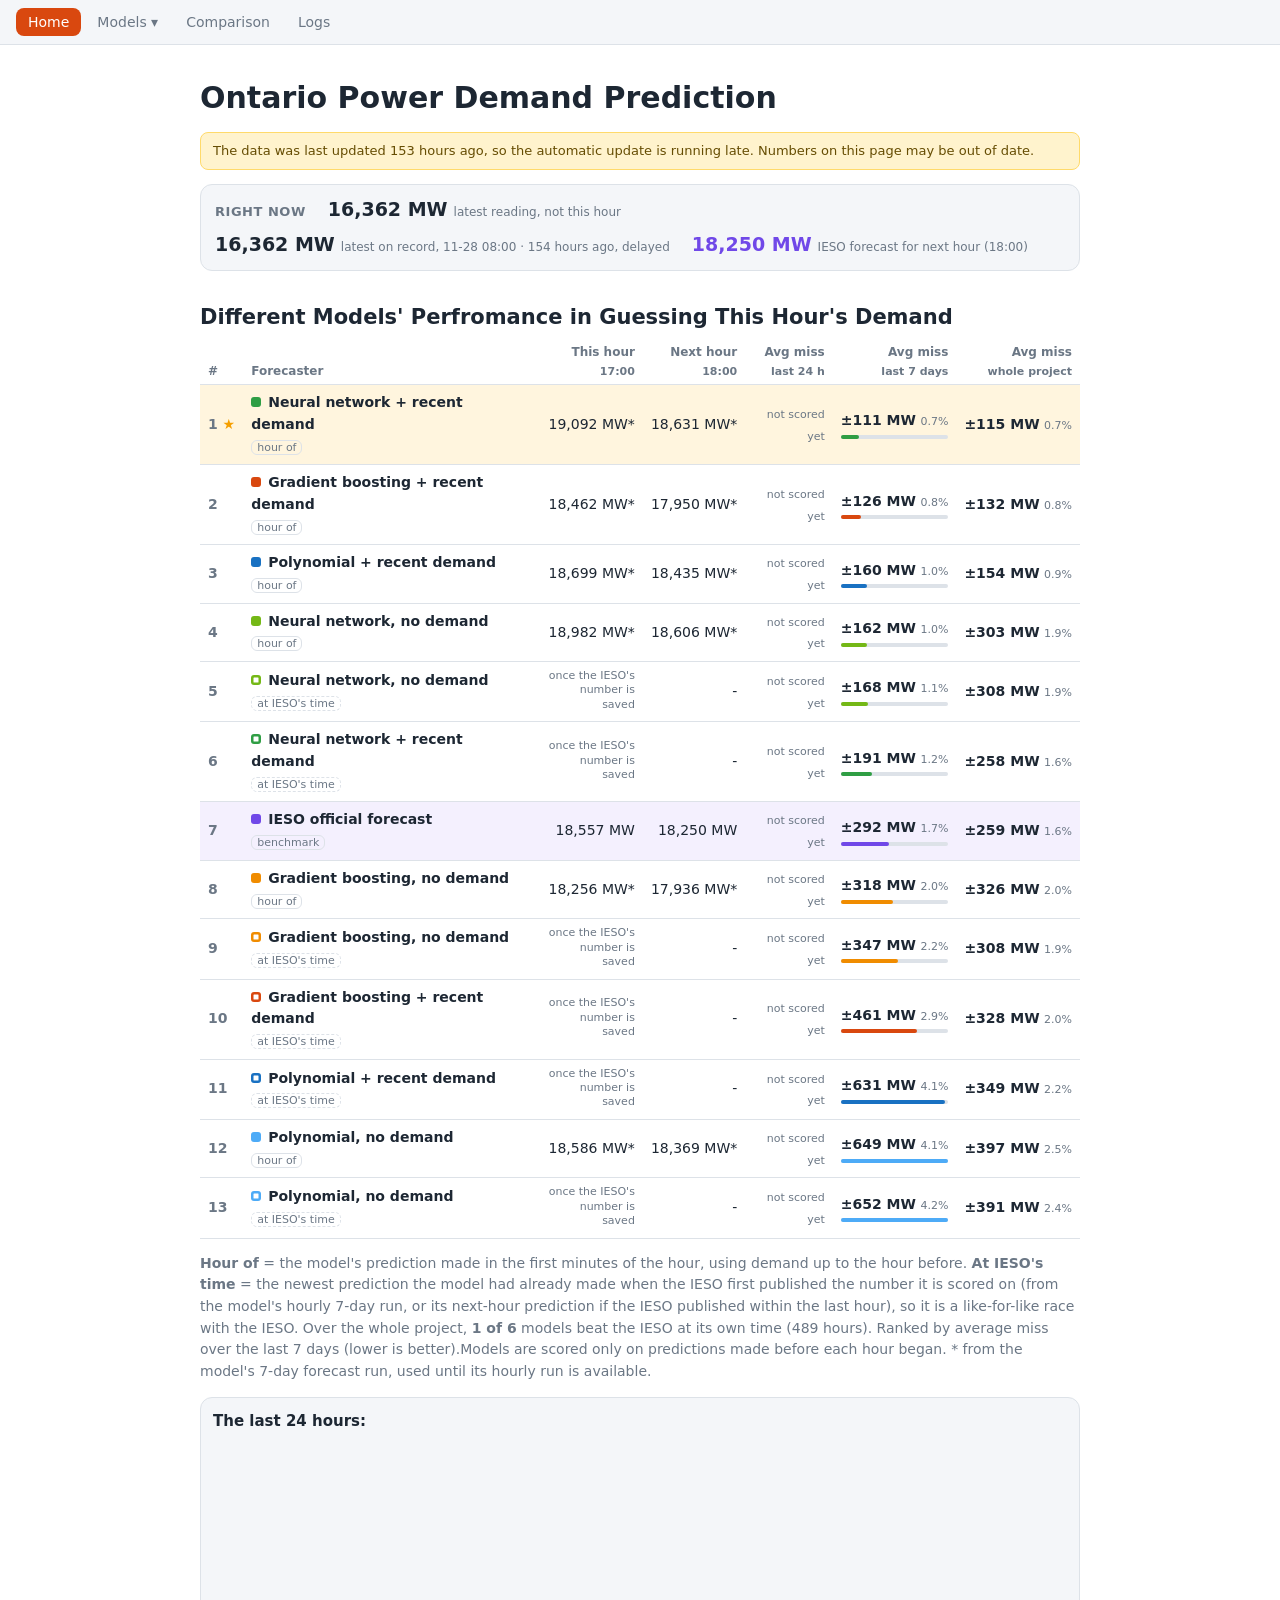
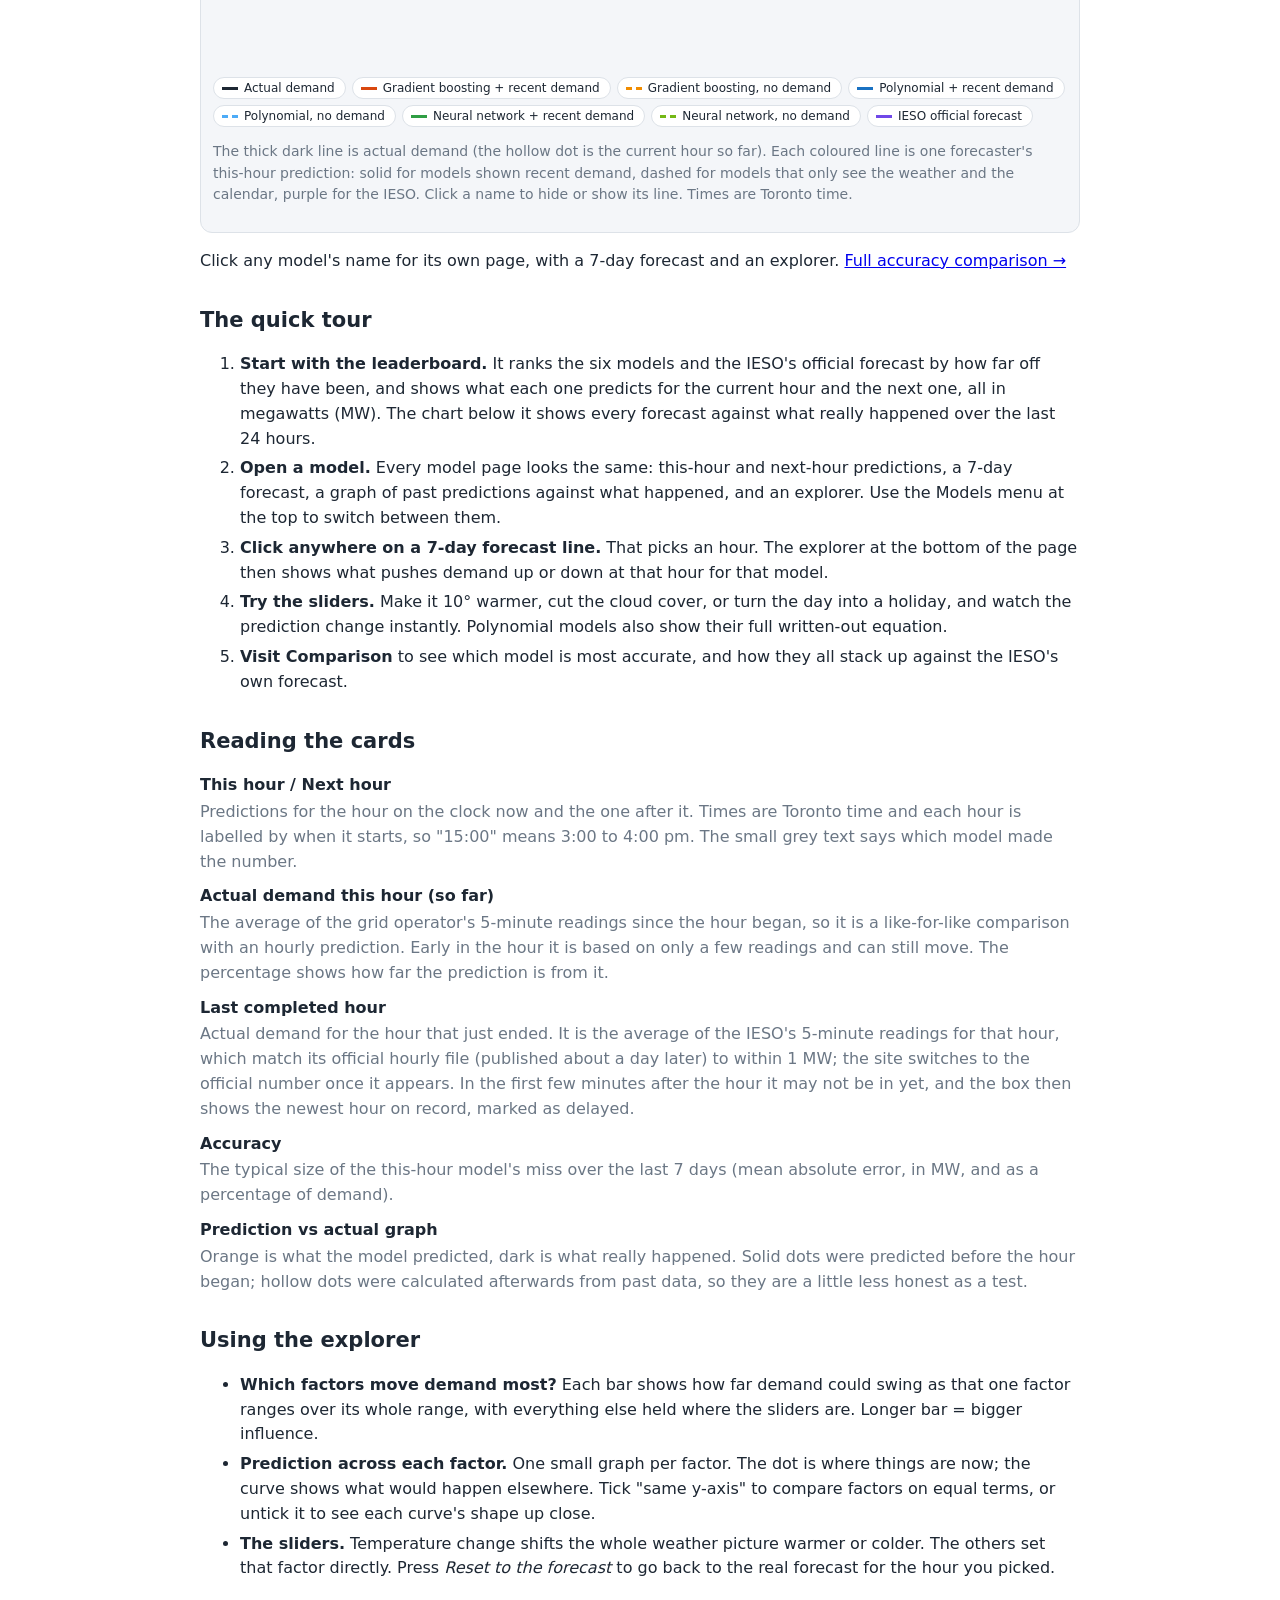
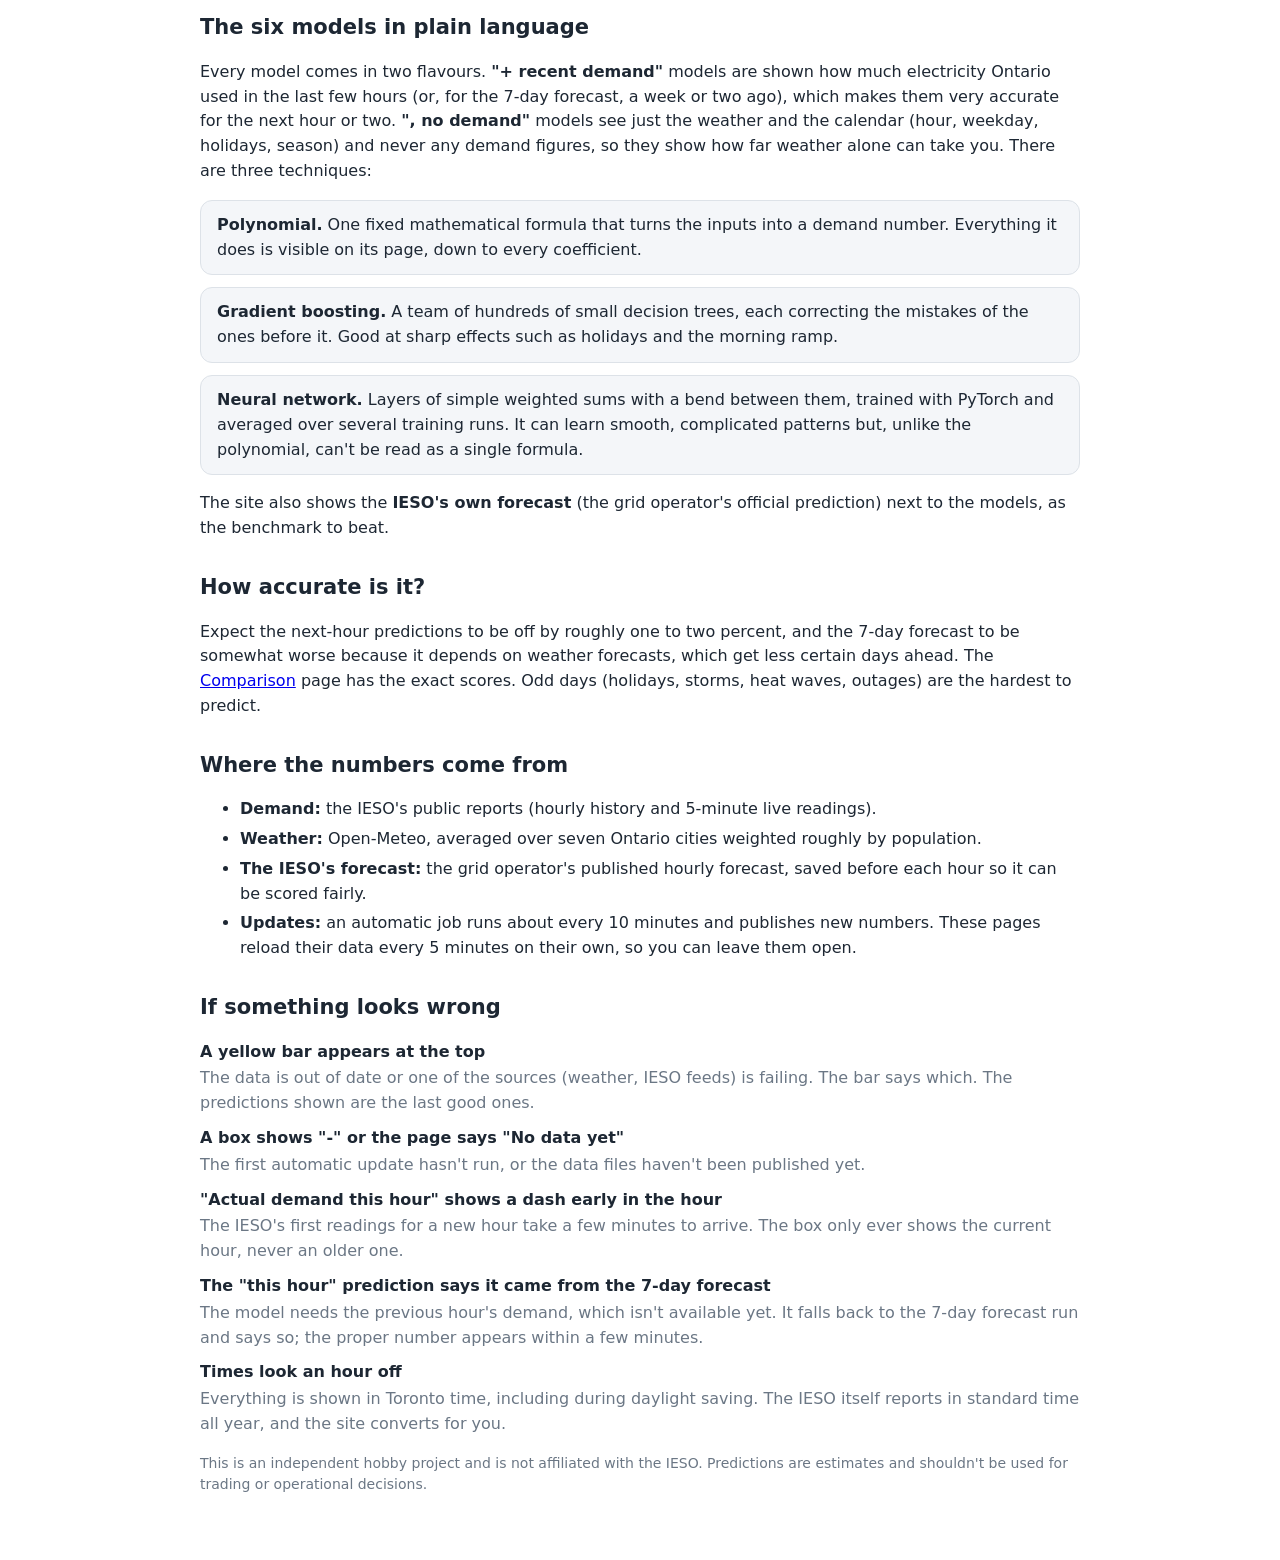
<file: docs/index.html>
<!doctype html><html><head><meta charset="utf-8">
<meta name="viewport" content="width=device-width,initial-scale=1"><script src="nav.js"></script>
<title>Ontario demand forecasts</title>
<style>
:root{--bg:#fff;--fg:#1d2733;--mut:#6b7785;--card:#f4f6f9;--ac:#d9480f;--bd:#dde2e8}
@media(prefers-color-scheme:dark){:root{--bg:#14181d;--fg:#e6eaee;--mut:#8b96a3;--card:#1e242b;--bd:#313a44}}
body{margin:0;font:16px/1.55 system-ui,sans-serif;background:var(--bg);color:var(--fg)}
main{max-width:880px;margin:auto;padding:20px 16px 50px}h1{font-size:30px;margin:10px 0 6px}h2{font-size:21px;margin:30px 0 6px}h3{font-size:16px;margin:0 0 4px}
p,li{color:var(--fg)}.lead{font-size:18px;color:var(--mut)}.mut{color:var(--mut);font-size:14px}
.pages{display:grid;grid-template-columns:repeat(2,1fr);gap:12px;margin:14px 0}@media(max-width:640px){.pages{grid-template-columns:1fr}}
a.tile{display:block;background:var(--card);border:1px solid var(--bd);border-radius:12px;padding:14px;color:var(--fg);text-decoration:none}
a.tile:hover{border-color:var(--ac)}a.tile p{margin:4px 0 0;color:var(--mut);font-size:14px}
.box{background:var(--card);border:1px solid var(--bd);border-radius:12px;padding:12px 16px;margin:12px 0}
dt{font-weight:700;margin-top:10px}dd{margin:2px 0 0;color:var(--mut)}code{background:var(--card);padding:1px 5px;border-radius:5px;font-size:14px}
li{margin:5px 0}
.warn{background:#fff3cd;color:#664d03;border:1px solid #ffda6a;border-radius:8px;padding:8px 12px;margin:10px 0;font-size:13px}
@media(prefers-color-scheme:dark){.warn{background:#3d3210;color:#ffe08a;border-color:#6b5a1f}}
.cards{display:grid;grid-template-columns:repeat(auto-fit,minmax(200px,1fr));gap:10px;margin:8px 0}
.card,.panel{background:var(--card);border:1px solid var(--bd);border-radius:12px;padding:12px}.panel{margin:10px 0}
.card span{display:block;color:var(--mut);font-size:12px}.card b{font-size:25px;display:block;margin:2px 0}.card small{display:block;color:var(--mut);font-size:12px}
.card.ieso b{color:#7048e8}@media(prefers-color-scheme:dark){.card.ieso b{color:#a78bfa}}
.mgrid{display:grid;grid-template-columns:repeat(auto-fit,minmax(255px,1fr));gap:10px;margin:8px 0}
.mc{background:var(--card);border:1px solid var(--bd);border-left:5px solid var(--ac);border-radius:12px;padding:10px 12px}
.mc a{color:var(--fg);font-weight:700;text-decoration:none}.mc a:hover{text-decoration:underline}
.mc table{width:100%;border-collapse:collapse;margin-top:6px;font-size:13px}.mc td{padding:3px 0}.mc td+td{text-align:right;font-weight:700;font-size:16px}
.mc small{color:var(--mut);font-size:11px}canvas{width:100%;height:230px;display:block}h3{font-size:15px;margin:0 0 6px}
.now{display:flex;flex-wrap:wrap;align-items:baseline;gap:6px 22px;background:var(--card);border:1px solid var(--bd);border-radius:12px;padding:10px 14px;margin:14px 0}
.now .nl{font-weight:700;font-size:13px;text-transform:uppercase;letter-spacing:.04em;color:var(--mut)}.now b{font-size:19px}.now small{color:var(--mut);font-size:12px;margin-left:6px}
.now .ie b{color:#7048e8}@media(prefers-color-scheme:dark){.now .ie b{color:#a78bfa}}
.tw{overflow-x:auto}.lb{width:100%;border-collapse:collapse;font-size:14px}.lb th{text-align:right;font-weight:600;color:var(--mut);font-size:12px;padding:4px 8px;border-bottom:1px solid var(--bd);vertical-align:bottom}
.lb th:nth-child(-n+2){text-align:left}.lb td{padding:7px 8px;border-bottom:1px solid var(--bd);text-align:right;white-space:nowrap}.lb td:nth-child(2){text-align:left;white-space:normal;min-width:170px}.lb td small{white-space:normal}.lb td:nth-child(3) small{display:inline-block;max-width:150px;line-height:1.3}
.lb td:first-child{color:var(--mut);font-weight:700;width:1.5em;text-align:left}.lb a{color:var(--fg);font-weight:600;text-decoration:none}.lb a:hover{text-decoration:underline}
.lb small{color:var(--mut);font-size:11px}.lb tr.top td{background:rgba(250,176,5,.13)}.lb tr.top td:first-child::after{content:" \2605";color:#f59f00}
.lb tr.ieso td{background:rgba(112,72,232,.08)}.lb .tag{border:1px solid var(--bd);border-radius:6px;padding:0 5px}
.sw{display:inline-block;width:10px;height:10px;border-radius:3px;margin-right:7px;background:var(--c)}.sw.ring{background:none;box-shadow:inset 0 0 0 2.5px var(--c)}.lb .tat{border-style:dashed}.bar{height:4px;background:var(--bd);border-radius:2px;margin-top:3px}.bar i{display:block;height:100%;border-radius:2px}
.lg{display:flex;flex-wrap:wrap;gap:6px;margin:8px 0 0}.chip{font:12px system-ui,sans-serif;color:var(--fg);background:var(--bg);border:1px solid var(--bd);border-radius:20px;padding:3px 10px 3px 8px;cursor:pointer;opacity:.45}
.chip.on{opacity:1}.chip i{display:inline-block;width:16px;height:0;border-top:3px solid var(--c);vertical-align:middle;margin-right:6px}.chip.dash i{border-top-style:dashed}
span.chip{cursor:default}@media(max-width:560px){.lb .nx,.lb .d1{display:none}.lb td:nth-child(2){min-width:120px}.lb td,.lb th{padding:6px 4px}}
</style></head><body><main>
<h1>Ontario Power Demand Prediction</h1>
<div id="banner" class="warn" style="display:none"></div>

<div class="now"><span class="nl">Right now</span>
<div><b id="hL">-</b><small id="hLt"></small></div>
<div><b id="hA">-</b><small id="hAt"></small></div>
<div class="ie"><b id="hI">-</b><small id="hIt"></small></div></div>

<h2>Different Models' Perfromance in Guessing This Hour's Demand</h2>
<div class="tw"><table id="lb" class="lb"></table></div>
<p class="mut" id="lbs"></p>

<div class="panel"><h3>The last 24 hours:</h3><canvas id="tr"></canvas>
<div class="lg" id="lg"></div>
<p class="mut">The thick dark line is actual demand (the hollow dot is the current hour so far). Each coloured line is one forecaster's this-hour prediction: solid for models shown recent demand, dashed for models that only see the weather and the calendar, purple for the IESO. Click a name to hide or show its line. Times are Toronto time.</p></div>
<p>Click any model's name for its own page, with a 7-day forecast and an explorer. <a href="compare.html">Full accuracy comparison &rarr;</a></p>

<h2>The quick tour</h2>
<ol>
<li><b>Start with the leaderboard.</b> It ranks the six models and the IESO's official forecast by how far off they have been, and shows what each one predicts for the current hour and the next one, all in megawatts (MW). The chart below it shows every forecast against what really happened over the last 24 hours.</li>
<li><b>Open a model.</b> Every model page looks the same: this-hour and next-hour predictions, a 7-day forecast, a graph of past predictions against what happened, and an explorer. Use the Models menu at the top to switch between them.</li>
<li><b>Click anywhere on a 7-day forecast line.</b> That picks an hour. The explorer at the bottom of the page then shows what pushes demand up or down at that hour for that model.</li>
<li><b>Try the sliders.</b> Make it 10&deg; warmer, cut the cloud cover, or turn the day into a holiday, and watch the prediction change instantly. Polynomial models also show their full written-out equation.</li>
<li><b>Visit Comparison</b> to see which model is most accurate, and how they all stack up against the IESO's own forecast.</li>
</ol>

<h2>Reading the cards</h2>
<dl>
<dt>This hour / Next hour</dt><dd>Predictions for the hour on the clock now and the one after it. Times are Toronto time and each hour is labelled by when it starts, so "15:00" means 3:00 to 4:00 pm. The small grey text says which model made the number.</dd>
<dt>Actual demand this hour (so far)</dt><dd>The average of the grid operator's 5-minute readings since the hour began, so it is a like-for-like comparison with an hourly prediction. Early in the hour it is based on only a few readings and can still move. The percentage shows how far the prediction is from it.</dd>
<dt>Last completed hour</dt><dd>Actual demand for the hour that just ended. It is the average of the IESO's 5-minute readings for that hour, which match its official hourly file (published about a day later) to within 1 MW; the site switches to the official number once it appears. In the first few minutes after the hour it may not be in yet, and the box then shows the newest hour on record, marked as delayed.</dd>
<dt>Accuracy</dt><dd>The typical size of the this-hour model's miss over the last 7 days (mean absolute error, in MW, and as a percentage of demand).</dd>
<dt>Prediction vs actual graph</dt><dd>Orange is what the model predicted, dark is what really happened. Solid dots were predicted before the hour began; hollow dots were calculated afterwards from past data, so they are a little less honest as a test.</dd>
</dl>

<h2>Using the explorer</h2>
<ul>
<li><b>Which factors move demand most?</b> Each bar shows how far demand could swing as that one factor ranges over its whole range, with everything else held where the sliders are. Longer bar = bigger influence.</li>
<li><b>Prediction across each factor.</b> One small graph per factor. The dot is where things are now; the curve shows what would happen elsewhere. Tick "same y-axis" to compare factors on equal terms, or untick it to see each curve's shape up close.</li>
<li><b>The sliders.</b> Temperature change shifts the whole weather picture warmer or colder. The others set that factor directly. Press <i>Reset to the forecast</i> to go back to the real forecast for the hour you picked.</li>
</ul>

<h2>The six models in plain language</h2>
<p>Every model comes in two flavours. <b>"+ recent demand"</b> models are shown how much electricity Ontario used in the last few hours (or, for the 7-day forecast, a week or two ago), which makes them very accurate for the next hour or two. <b>", no demand"</b> models see just the weather and the calendar (hour, weekday, holidays, season) and never any demand figures, so they show how far weather alone can take you. There are three techniques:</p>
<div class="box"><b>Polynomial.</b> One fixed mathematical formula that turns the inputs into a demand number. Everything it does is visible on its page, down to every coefficient.</div>
<div class="box"><b>Gradient boosting.</b> A team of hundreds of small decision trees, each correcting the mistakes of the ones before it. Good at sharp effects such as holidays and the morning ramp.</div>
<div class="box"><b>Neural network.</b> Layers of simple weighted sums with a bend between them, trained with PyTorch and averaged over several training runs. It can learn smooth, complicated patterns but, unlike the polynomial, can't be read as a single formula.</div>
<p>The site also shows the <b>IESO's own forecast</b> (the grid operator's official prediction) next to the models, as the benchmark to beat.</p>

<h2>How accurate is it?</h2>
<p>Expect the next-hour predictions to be off by roughly one to two percent, and the 7-day forecast to be somewhat worse because it depends on weather forecasts, which get less certain days ahead. The <a href="compare.html">Comparison</a> page has the exact scores. Odd days (holidays, storms, heat waves, outages) are the hardest to predict.</p>

<h2>Where the numbers come from</h2>
<ul>
<li><b>Demand:</b> the IESO's public reports (hourly history and 5-minute live readings).</li>
<li><b>Weather:</b> Open-Meteo, averaged over seven Ontario cities weighted roughly by population.</li>
<li><b>The IESO's forecast:</b> the grid operator's published hourly forecast, saved before each hour so it can be scored fairly.</li>
<li><b>Updates:</b> an automatic job runs about every 10 minutes and publishes new numbers. These pages reload their data every 5 minutes on their own, so you can leave them open.</li>
</ul>

<h2>If something looks wrong</h2>
<dl>
<dt>A yellow bar appears at the top</dt><dd>The data is out of date or one of the sources (weather, IESO feeds) is failing. The bar says which. The predictions shown are the last good ones.</dd>
<dt>A box shows "-" or the page says "No data yet"</dt><dd>The first automatic update hasn't run, or the data files haven't been published yet.</dd>
<dt>"Actual demand this hour" shows a dash early in the hour</dt><dd>The IESO's first readings for a new hour take a few minutes to arrive. The box only ever shows the current hour, never an older one.</dd>
<dt>The "this hour" prediction says it came from the 7-day forecast</dt><dd>The model needs the previous hour's demand, which isn't available yet. It falls back to the 7-day forecast run and says so; the proper number appears within a few minutes.</dd>
<dt>Times look an hour off</dt><dd>Everything is shown in Toronto time, including during daylight saving. The IESO itself reports in standard time all year, and the site converts for you.</dd>
</dl>
<p class="mut">This is an independent hobby project and is not affiliated with the IESO. Predictions are estimates and shouldn't be used for trading or operational decisions.</p>
<script src="demand_log.js"></script><script src="forecast.js"></script><script src="score_archive.js"></script><script src="common.js"></script><script src="config.js"></script><script src="home.js"></script><script src="live.js"></script>
</main></body></html>
</file>
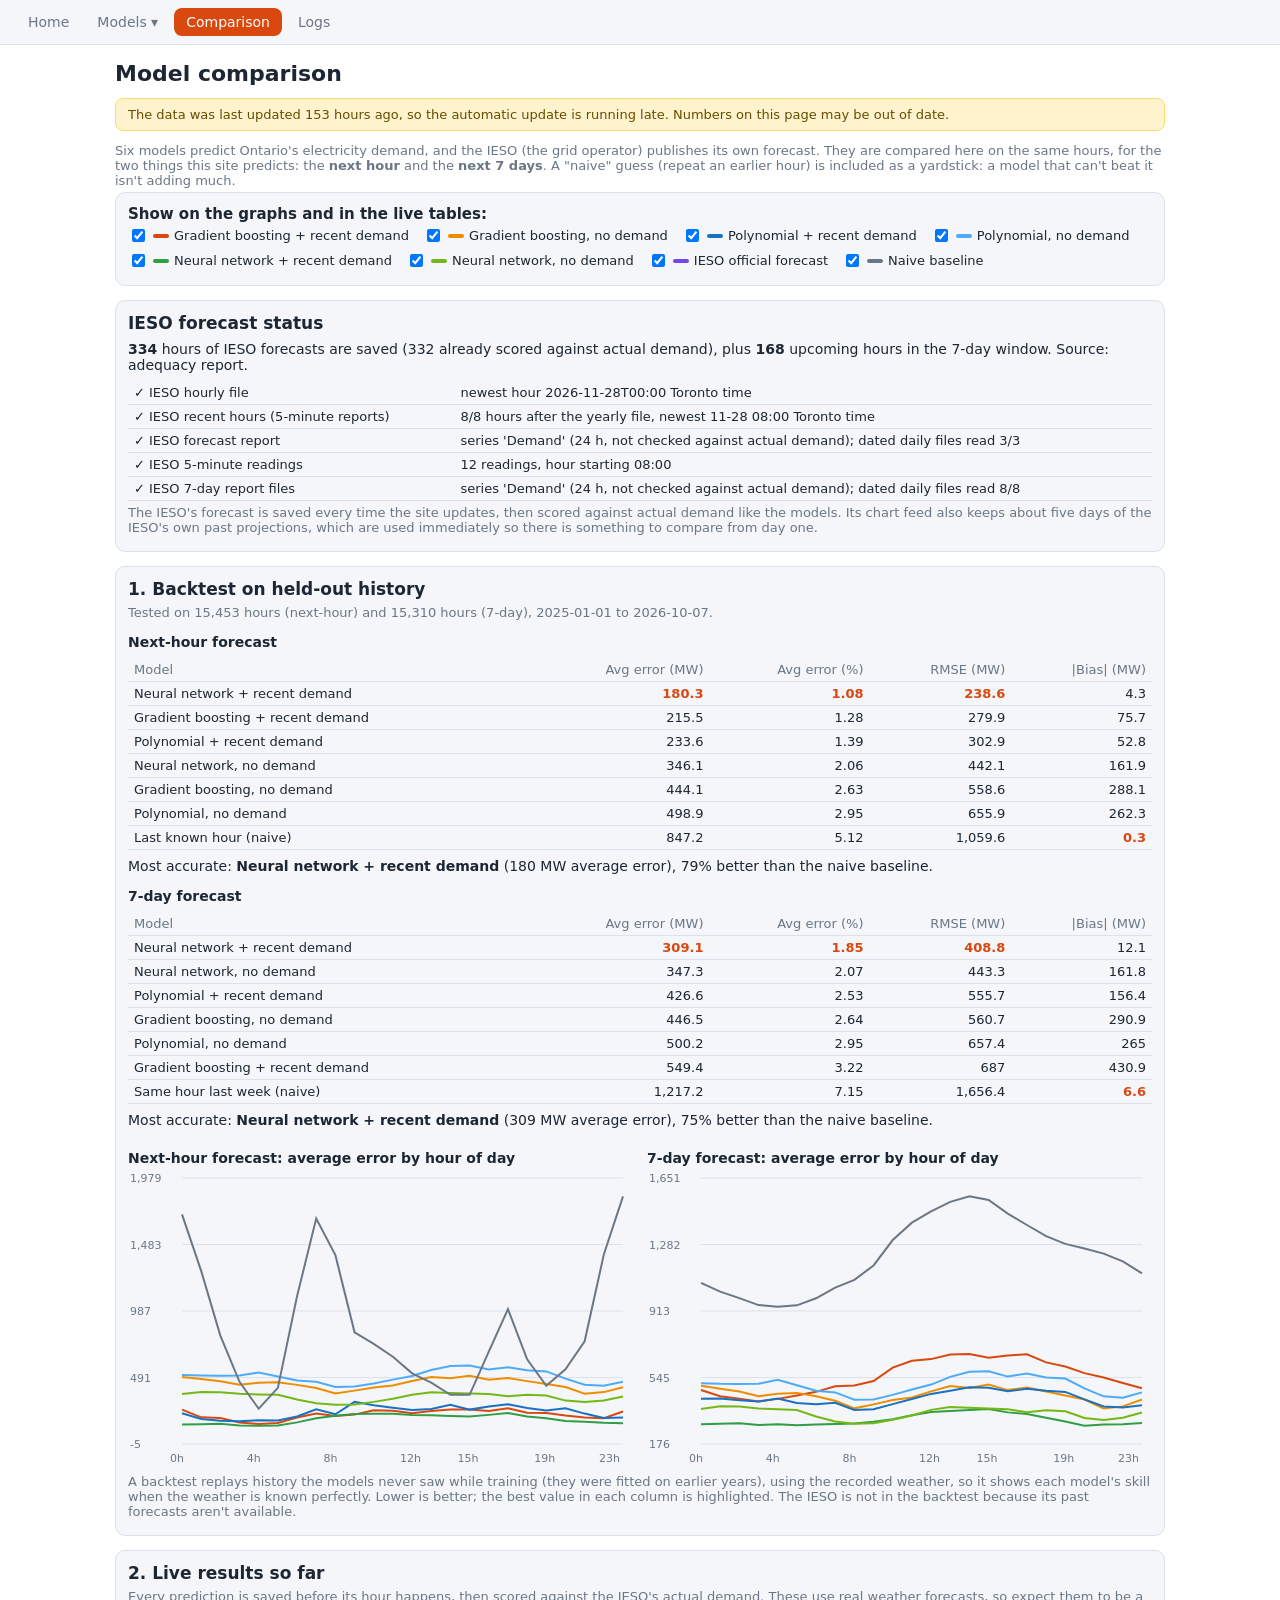
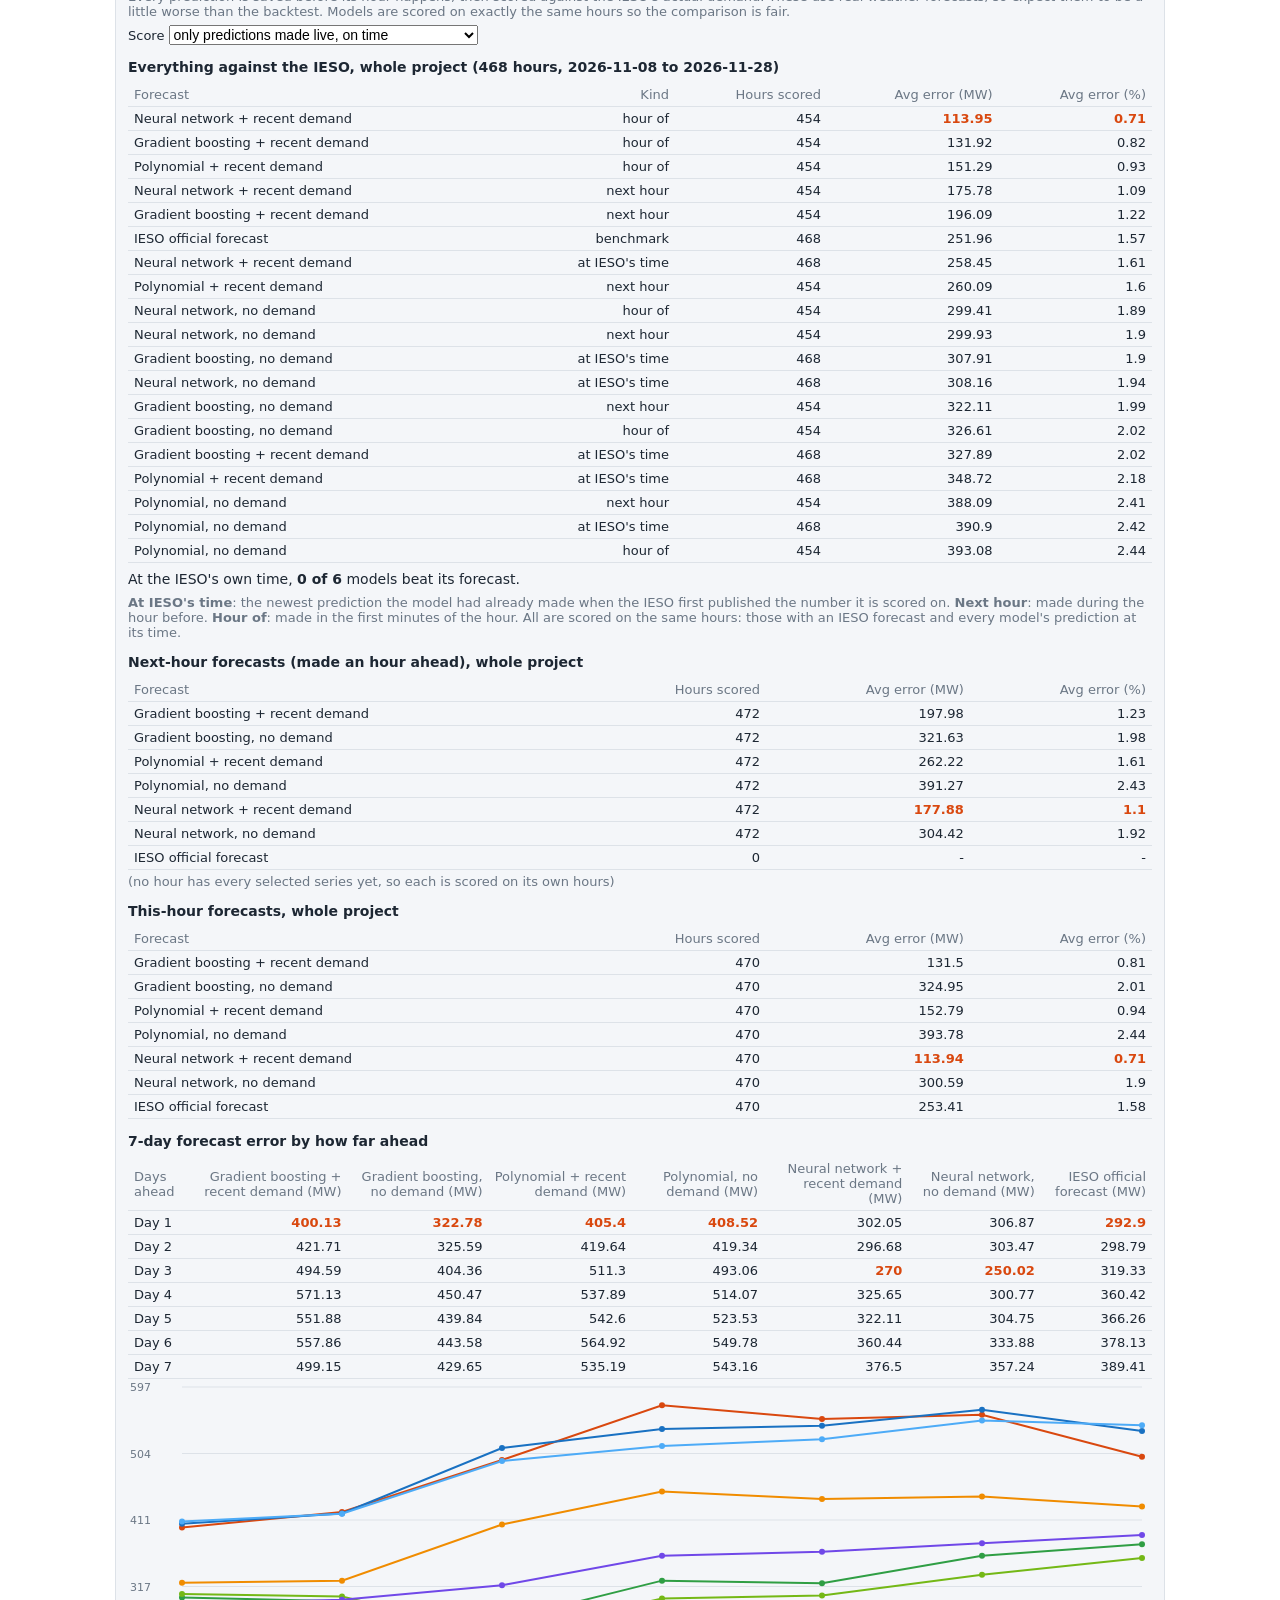
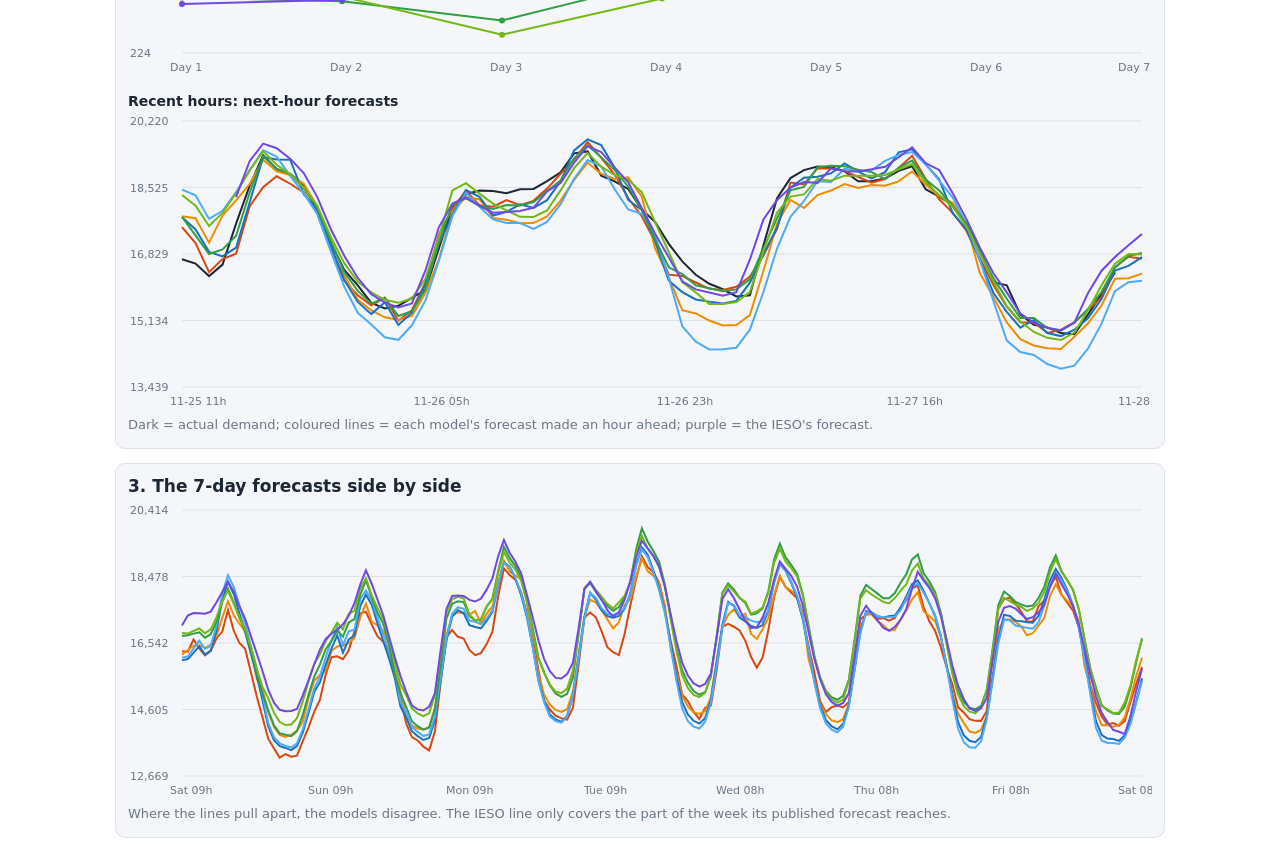
<file: docs/compare.html>
<!doctype html><html><head><meta charset="utf-8">
<meta name="viewport" content="width=device-width,initial-scale=1"><script src="nav.js"></script>
<link rel="stylesheet" href="model.css"><title>Model comparison</title>
<style>
.two{display:grid;grid-template-columns:1fr 1fr;gap:14px}@media(max-width:760px){.two{grid-template-columns:1fr}}
td.best{font-weight:700;color:var(--ac)}.lg label{display:inline-flex;align-items:center;gap:5px;margin:3px 14px 3px 0;font-size:13px}
.lg i{display:inline-block;width:16px;height:4px;border-radius:2px}.verdict{font-size:14px;color:var(--fg);margin:8px 0}
.warn{background:#fff3cd;color:#664d03;border:1px solid #ffda6a;border-radius:8px;padding:8px 12px;margin:0 0 12px;font-size:13px}
@media(prefers-color-scheme:dark){.warn{background:#3d3210;color:#ffe08a;border-color:#6b5a1f}}
</style></head><body><main>
<h1>Model comparison</h1>
<div id="banner" class="warn" style="display:none"></div>
<p>Six models predict Ontario's electricity demand, and the IESO (the grid operator) publishes its own forecast. They are compared here on the same hours, for the two things this site predicts: the <b>next hour</b> and the <b>next 7 days</b>. A "naive" guess (repeat an earlier hour) is included as a yardstick: a model that can't beat it isn't adding much.</p>
<div class="panel"><b>Show on the graphs and in the live tables:</b><div class="lg" id="lg"></div></div>

<div class="panel"><h2>IESO forecast status</h2><div id="iesoStatus"></div>
<p>The IESO's forecast is saved every time the site updates, then scored against actual demand like the models. Its chart feed also keeps about five days of the IESO's own past projections, which are used immediately so there is something to compare from day one.</p></div>

<div class="panel"><h2>1. Backtest on held-out history</h2>
<p id="btinfo">Loading...</p><div id="bt"></div>
<div class="two"><div><h3>Next-hour forecast: average error by hour of day</h3><canvas id="bh1"></canvas></div>
<div><h3>7-day forecast: average error by hour of day</h3><canvas id="bh2"></canvas></div></div>
<p>A backtest replays history the models never saw while training (they were fitted on earlier years), using the recorded weather, so it shows each model's skill when the weather is known perfectly. Lower is better; the best value in each column is highlighted. The IESO is not in the backtest because its past forecasts aren't available.</p></div>

<div class="panel"><h2>2. Live results so far</h2>
<p>Every prediction is saved before its hour happens, then scored against the IESO's actual demand. These use real weather forecasts, so expect them to be a little worse than the backtest. Models are scored on exactly the same hours so the comparison is fair.</p>
<label style="display:block;margin:6px 0">Score <select id="incl"><option value="live">only predictions made live, on time</option><option value="all">all hours, including ones calculated afterwards</option></select></label>
<div id="vsIeso"></div>
<div id="live"></div>
<h3>7-day forecast error by how far ahead</h3><div id="lead"></div><canvas id="cl"></canvas>
<h3>Recent hours: next-hour forecasts</h3><canvas id="cr"></canvas>
<p>Dark = actual demand; coloured lines = each model's forecast made an hour ahead; purple = the IESO's forecast.</p></div>

<div class="panel"><h2>3. The 7-day forecasts side by side</h2><canvas id="cs"></canvas>
<p>Where the lines pull apart, the models disagree. The IESO line only covers the part of the week its published forecast reaches.</p></div>

<script src="demand_log.js"></script><script src="forecast.js"></script><script src="forecast_archive.js"></script><script src="score_archive.js"></script><script src="backtest.js"></script>
<script src="common.js"></script>
<script>
const ALL=[...MIDS,"ieso","naive"],SHOW=new Set(ALL);
const NAME=i=>i=="ieso"?IESO.n:i=="naive"?"Naive baseline":MODELS[i].n,COL=i=>i=="ieso"?IESO.c:i=="naive"?css("--mut"):MODELS[i].c;
function table(head,rows,bestCols){
 const best={};bestCols.forEach(c=>best[c]=Math.min(...rows.map(r=>r[c]).filter(v=>v!=null)));
 return"<table><tr>"+head.map(h=>"<th>"+h+"</th>").join("")+"</tr>"+rows.map(r=>"<tr>"+r.map((v,i)=>
  `<td${i&&bestCols.includes(i)&&v===best[i]?' class="best"':""}>${i==0?v:v==null?"-":typeof v=="number"?v.toLocaleString(undefined,{maximumFractionDigits:2}):v}</td>`).join("")+"</tr>").join("")+"</table>"}
function legend(){$("lg").innerHTML=ALL.map(i=>`<label><input type="checkbox" data-i="${i}" ${SHOW.has(i)?"checked":""}><i style="background:${COL(i)}"></i>${NAME(i)}</label>`).join("");
 $("lg").querySelectorAll("input").forEach(e=>e.onchange=()=>{e.checked?SHOW.add(e.dataset.i):SHOW.delete(e.dataset.i);render()})}

/* ---------- 1. backtest ---------- */
function backtest(){
 const B=window.BT;if(!B){$("btinfo").textContent="No backtest data yet: run train_model.py.";return}
 $("btinfo").textContent=`Tested on ${B.next.n.toLocaleString()} hours (next-hour) and ${B.week.n.toLocaleString()} hours (7-day), ${B.next.start} to ${B.next.end}.`;
 let html="";
 for(const[task,title]of[["next","Next-hour forecast"],["week","7-day forecast"]]){
  const T=B[task],ids=ALL.filter(i=>T.models[i]&&SHOW.has(i)).sort((a,b)=>T.models[a].mae-T.models[b].mae);
  if(!ids.length)continue;
  html+=`<h3>${title}</h3>`+table(["Model","Avg error (MW)","Avg error (%)","RMSE (MW)","|Bias| (MW)"],
   ids.map(i=>[i=="naive"?T.naive_label:NAME(i),T.models[i].mae,T.models[i].mape,T.models[i].rmse,Math.abs(T.models[i].bias)]),[1,2,3,4]);
  const real=ids.filter(i=>i!="naive");
  if(real.length>1&&T.models.naive){const b=real[0],n=T.models.naive.mae,m=T.models[b].mae;
   html+=`<p class="verdict">Most accurate: <b>${NAME(b)}</b> (${Math.round(m)} MW average error), ${Math.round(100*(1-m/n))}% better than the naive baseline.</p>`}}
 $("bt").innerHTML=html;
 [["bh1","next"],["bh2","week"]].forEach(([id,task])=>{const ids=ALL.filter(i=>B[task].by_hour[i]&&SHOW.has(i));
  if(ids.length)plot($(id),[...Array(24).keys()],ids.map(i=>({ys:B[task].by_hour[i],color:COL(i)})),{xf:x=>x+"h",nt:7})})}

/* ---------- 2. live results ---------- */
/* the whole-project archive, as log-style rows (falls back to the 14-day log until the archive exists) */
function history(){
 const A=window.ARC;if(!A||!A.rows.length)return window.LOG||[];
 return A.rows.map(a=>{const r={u:a.u,actual:a.a,bf:a.bf,ieso_h:a.i,mil:a.ml};
  A.ids.forEach((id,k)=>{r[id+"_h"]=a.h[k];r[id+"_n"]=a.n[k]});
  if(a.m){r.mi={};A.ids.forEach((id,k)=>r.mi[id]=a.m[k])}return r})}
/* everything against the IESO, on exactly the hours where the IESO's forecast and every model's
   prediction at the IESO's time exist, so every line is scored on the same hours */
function vsIeso(H){
 const incl=$("incl").value=="all",ids=MIDS.filter(i=>SHOW.has(i));
 const rows=H.filter(r=>r.actual!=null&&r.ieso_h!=null&&r.mi&&!r.mil&&MIDS.every(i=>r.mi[i]!=null));
 if(!rows.length){$("vsIeso").innerHTML="<h3>Everything against the IESO</h3><p>Nothing to score yet.</p>";return}
 const ent=[["IESO official forecast","benchmark",r=>r.ieso_h]].concat(
  ids.map(i=>[NAME(i),"at IESO's time",r=>r.mi[i]]),ids.map(i=>[NAME(i),"next hour",r=>r[i+"_n"]]),ids.map(i=>[NAME(i),"hour of",r=>r[i+"_h"]]));
 const R=ent.map(([n,k,g])=>{const e=rows.filter(r=>g(r)!=null&&(k=="benchmark"||k=="at IESO's time"||incl||!r.bf));
  return[n,k,e.length,e.length?e.reduce((s,r)=>s+Math.abs(g(r)-r.actual),0)/e.length:null,e.length?100*e.reduce((s,r)=>s+Math.abs(g(r)-r.actual)/r.actual,0)/e.length:null]})
  .sort((a,b)=>(a[3]??1e9)-(b[3]??1e9));
 const ie=R.find(r=>r[1]=="benchmark")[3],beat=R.filter(r=>r[1]=="at IESO's time"&&r[3]<ie).length,t0=rows[0].u.slice(0,10),t1=rows[rows.length-1].u.slice(0,10);
 $("vsIeso").innerHTML=`<h3>Everything against the IESO, whole project (${rows.length} hours, ${t0} to ${t1})</h3>`+
  table(["Forecast","Kind","Hours scored","Avg error (MW)","Avg error (%)"],R,[3,4])+
  `<p class="verdict">At the IESO's own time, <b>${beat} of ${ids.length}</b> models beat its forecast.</p>`+
  `<p><b>At IESO's time</b>: the newest prediction the model had already made when the IESO first published the number it is scored on. <b>Next hour</b>: made during the hour before. <b>Hour of</b>: made in the first minutes of the hour. All are scored on the same hours: those with an IESO forecast and every model's prediction at its time.</p>`}
function liveSection(){
 const L=history(),incl=$("incl").value=="all",rows=L.filter(r=>r.actual!=null&&(incl||!r.bf));vsIeso(L);
 const mk=(suffix,title)=>{
  const ids=ALL.filter(i=>i!="naive"&&SHOW.has(i)),f=i=>i=="ieso"?"ieso"+suffix:i+suffix;
  let set=rows.filter(r=>ids.every(i=>r[f(i)]!=null)),note="";
  const per=i=>(set&&set.length?set:rows).filter(r=>r[f(i)]!=null);
  if(!set.length){set=null;note=" (no hour has every selected series yet, so each is scored on its own hours)"}
  const R=ids.map(i=>{const e=per(i);return[NAME(i),e.length,e.length?e.reduce((s,r)=>s+Math.abs(r[f(i)]-r.actual),0)/e.length:null,
   e.length?100*e.reduce((s,r)=>s+Math.abs(r[f(i)]-r.actual)/r.actual,0)/e.length:null]});
  return`<h3>${title}</h3>`+(R.some(r=>r[1])?table(["Forecast","Hours scored","Avg error (MW)","Avg error (%)"],R,[2,3])+(note?`<p>${note}</p>`:""):"<p>Nothing to score yet: results appear as hours pass and the IESO publishes the actual demand.</p>")};
 $("live").innerHTML=mk("_n","Next-hour forecasts (made an hour ahead), whole project")+mk("_h","This-hour forecasts, whole project");
 const D=(window.LOG||[]).slice(-72);
 if(D.length){const ids=ALL.filter(i=>i!="naive"&&SHOW.has(i)),f=i=>i+"_n";
  plot($("cr"),D.map((_,i)=>i),[{ys:D.map(r=>r.actual),color:css("--fg")},...ids.map(i=>({ys:D.map(r=>r[f(i)]),color:COL(i)}))],
   {xf:(x,j)=>D[j].t.slice(5,13).replace("T"," ")+"h"})}
 const A=window.ARCH||[],act={};L.forEach(r=>{if(r.actual!=null)act[r.u]=r.actual});
 const ids=ALL.filter(i=>i!="naive"&&SHOW.has(i)),B=[...Array(7)].map(()=>Object.fromEntries(ids.map(i=>[i,[]])));
 A.forEach(a=>{const t0=Date.parse(a.u0+":00Z");for(let h=0;h<168;h++){const y=act[new Date(t0+h*36e5).toISOString().slice(0,13)+":00"];if(y==null)continue;
  ids.forEach(i=>{const v=i=="ieso"?(a.ieso||[])[h]:((a.m||{})[i]||[])[h];if(v!=null)B[Math.floor(h/24)][i].push(Math.abs(v-y))})}});
 const avg=a=>a.length?a.reduce((s,x)=>s+x,0)/a.length:null,tb=B.map((b,d)=>[`Day ${d+1}`,...ids.map(i=>avg(b[i]))]);
 if(tb.some(r=>r.slice(1).some(v=>v!=null))){
  $("lead").innerHTML=table(["Days ahead",...ids.map(i=>NAME(i)+" (MW)")],tb,ids.map((_,k)=>k+1));
  plot($("cl"),[1,2,3,4,5,6,7],ids.map((i,k)=>({ys:tb.map(r=>r[k+1]),color:COL(i),dots:true})),{xf:x=>"Day "+Math.round(x),nt:7});$("cl").style.display="block"}
 else{$("lead").innerHTML="<p>The site saves one 7-day forecast per day. Once a saved forecast's hours have happened, this table fills in: the first results appear after a day, the full 7 days after a week.</p>";$("cl").style.display="none"}}

/* ---------- 3. current forecasts ---------- */
function sideBySide(){
 const F=window.FC;if(!F||!F.u.length||!F.m)return;
 const S=MIDS.filter(i=>SHOW.has(i)&&F.m[i]).map(i=>({ys:F.m[i],color:COL(i)}));
 if(SHOW.has("ieso")&&F.ieso)S.push({ys:F.ieso,color:IESO.c});
 if(S.length)plot($("cs"),F.u.map((_,i)=>i),S,{nt:8,xf:(x,j)=>DOW[new Date(F.t[j].slice(0,10)+"T12:00:00").getDay()]+" "+F.t[j].slice(11,13)+"h"})}

function iesoStatus(){
 const M=window.LOG_META||{},L=window.LOG||[],n=L.filter(r=>r.ieso_n!=null).length,sc=L.filter(r=>r.ieso_n!=null&&r.actual!=null).length,
 st=(M.status||[]).filter(s=>/IESO/.test(s.name)),F=window.FC,fut=F&&F.ieso?F.ieso.filter(v=>v!=null).length:0;
 let h=n?`<p class="verdict"><b>${n}</b> hours of IESO forecasts are saved (${sc} already scored against actual demand), plus <b>${fut}</b> upcoming hours in the 7-day window.${M.ieso_source?" Source: "+M.ieso_source+".":""}</p>`
  :`<p class="verdict"><b>No IESO forecast has been captured yet.</b> The reason is shown below; it appears on every graph and table here as soon as a source works.</p>`;
 h+=st.length?"<table>"+st.map(s=>`<tr><td>${s.ok?"✓":"✗"} ${s.name}</td><td style="text-align:left">${s.detail}</td></tr>`).join("")+"</table>":"<p>No source status recorded yet (the site has not updated since this feature was added).</p>";
 if(st.some(s=>!s.ok))h+='<p><a href="adequacy_outline.txt">View the structure of the IESO\'s report</a> (for troubleshooting a failed source).</p>';
 $("iesoStatus").innerHTML=h}
let auto=true;
function render(){
 if(auto&&(window.LOG||[]).length){auto=false;if(window.LOG.filter(r=>r.actual!=null&&!r.bf&&r.ieso_n!=null).length<24)$("incl").value="all"}   // few live hours yet: include the IESO's past projections
 banner();iesoStatus();backtest();liveSection();sideBySide()}
$("incl").onchange=render;legend();addEventListener("resize",render);render();
</script></main></body></html>
</file>
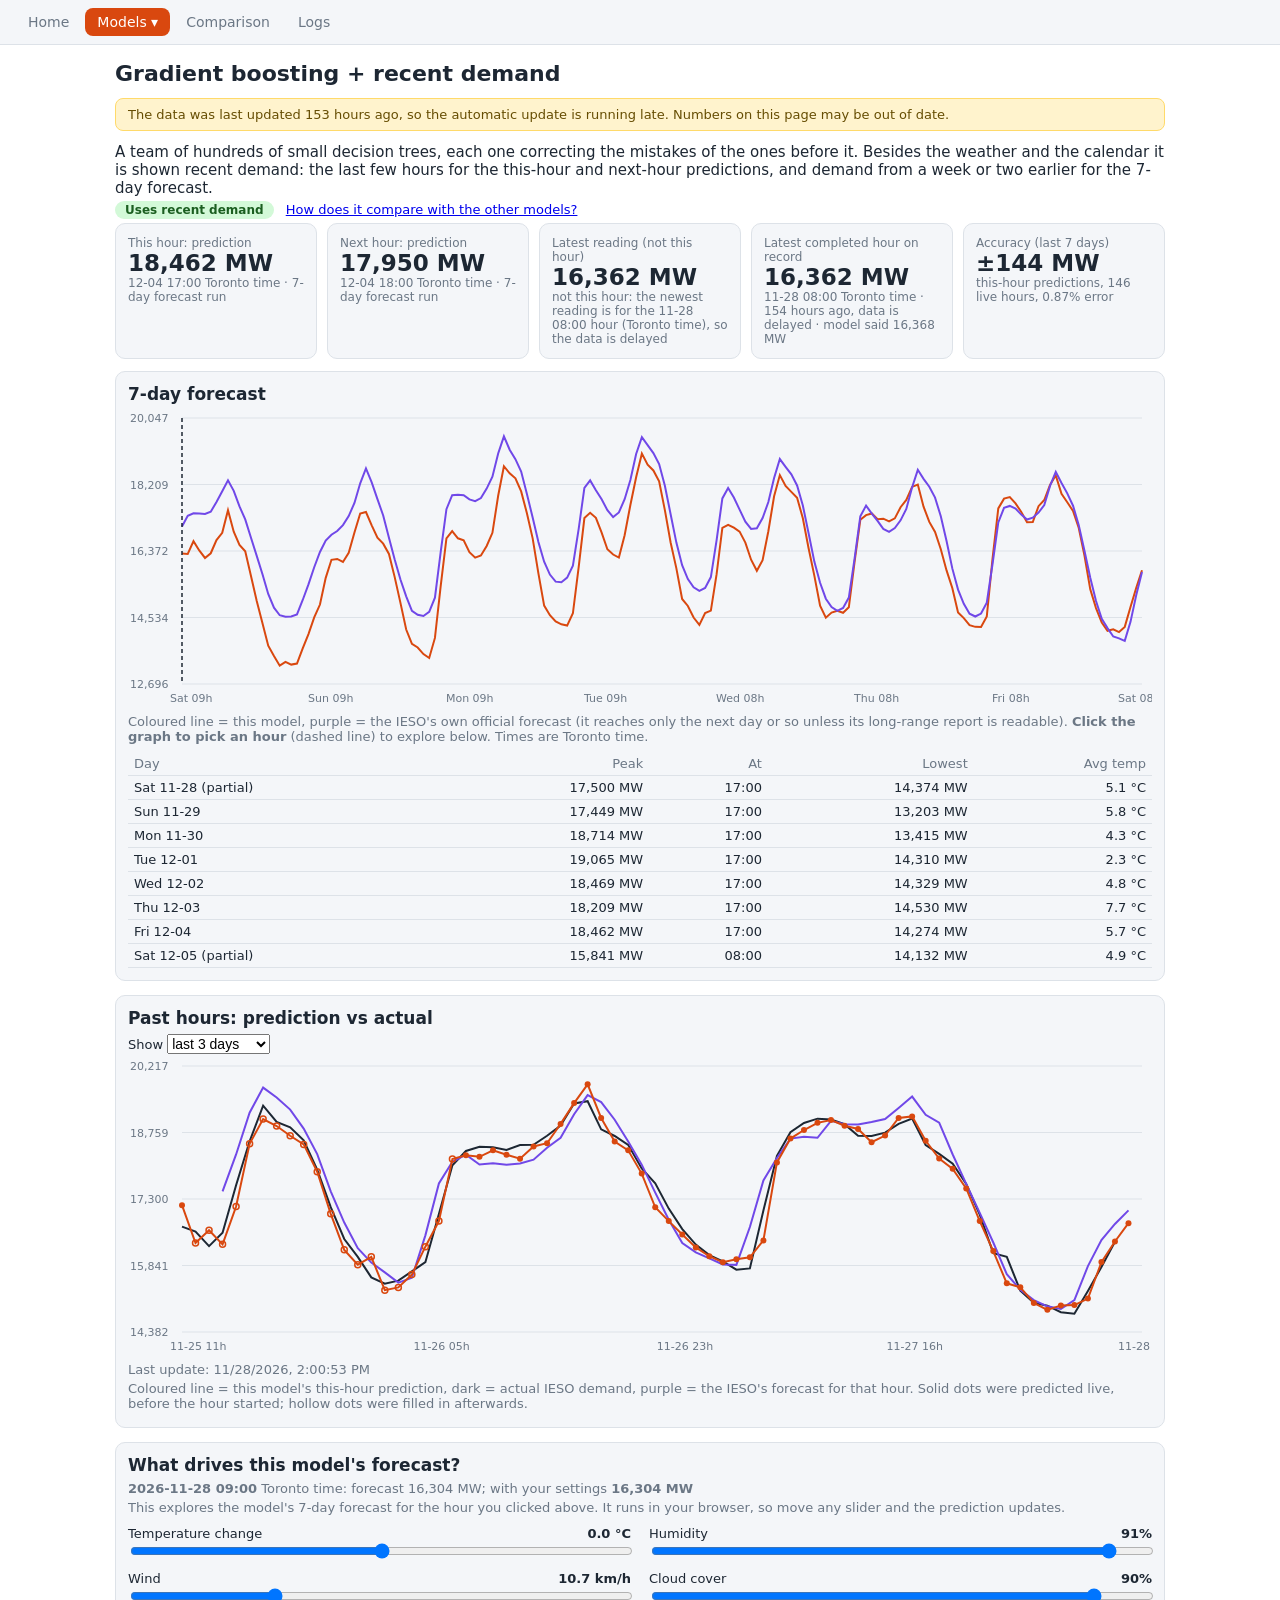
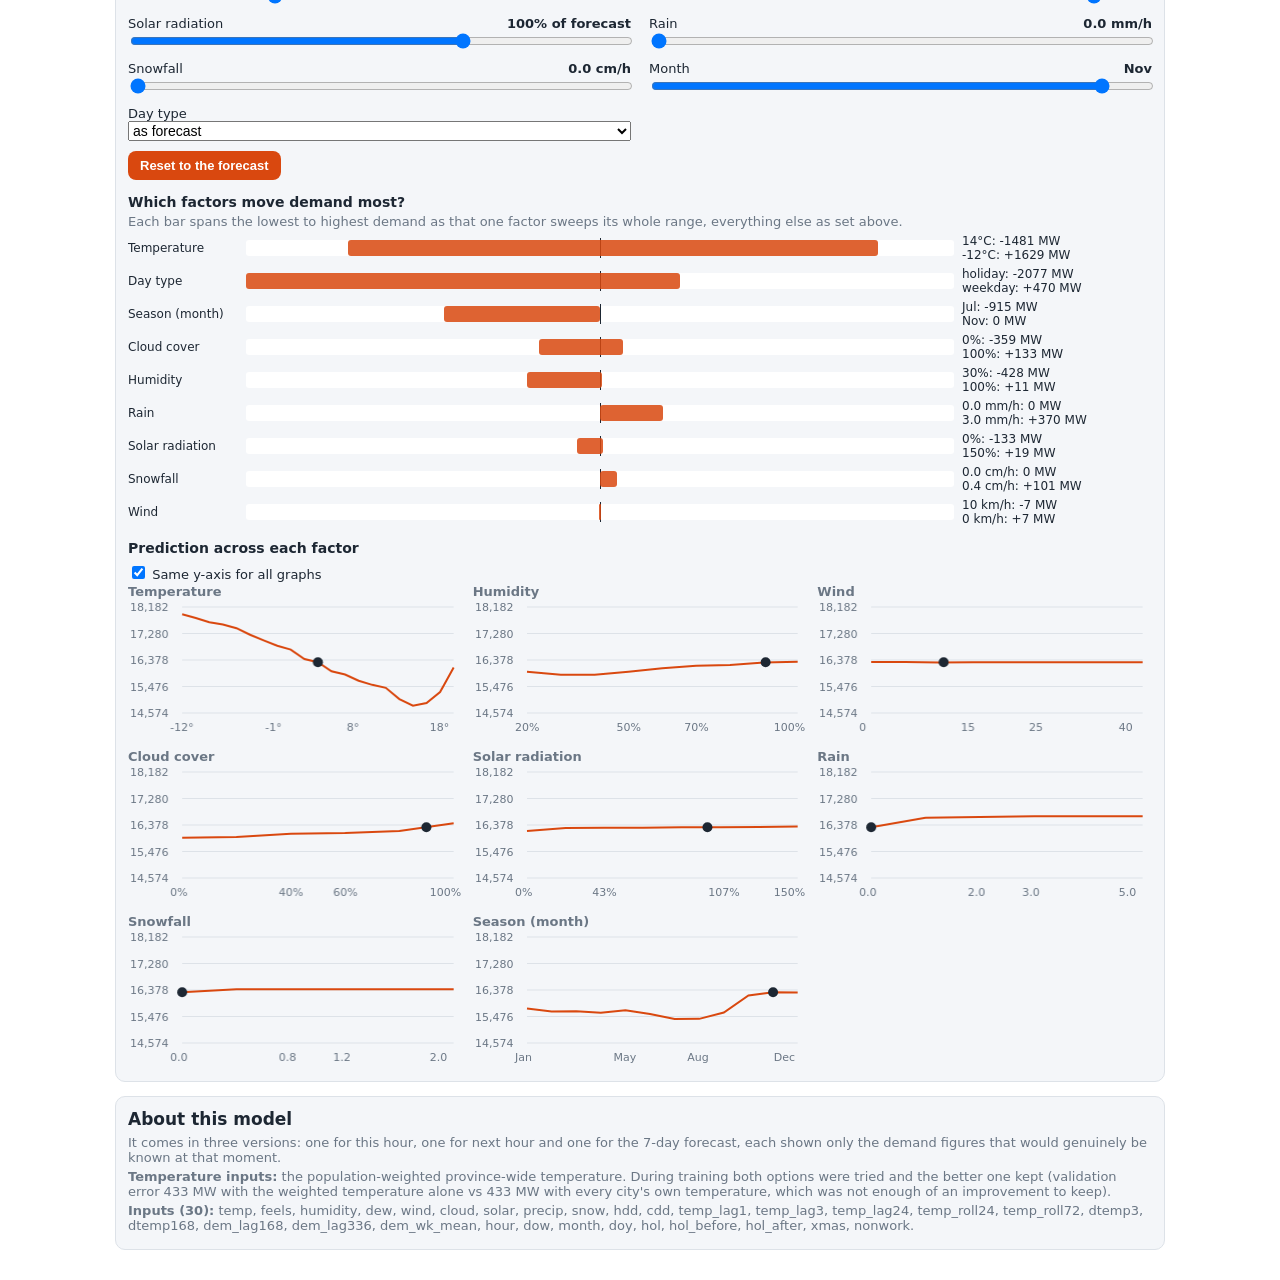
<file: docs/dashboard.html>
<!doctype html><html><head><meta charset="utf-8">
<meta name="viewport" content="width=device-width,initial-scale=1"><script src="nav.js"></script>
<link rel="stylesheet" href="model.css"><title>Ontario demand model</title></head><body><main id="app"></main>
<script src="demand_log.js"></script><script src="forecast.js"></script><script src="model_info.js"></script>
<script src="explain_common.js"></script><script src="model_gbm.js"></script><script src="common.js"></script><script src="config.js"></script>
<script>window.MODEL_ID="gbm"</script><script src="modelpage.js"></script><script src="live.js"></script></body></html>
</file>
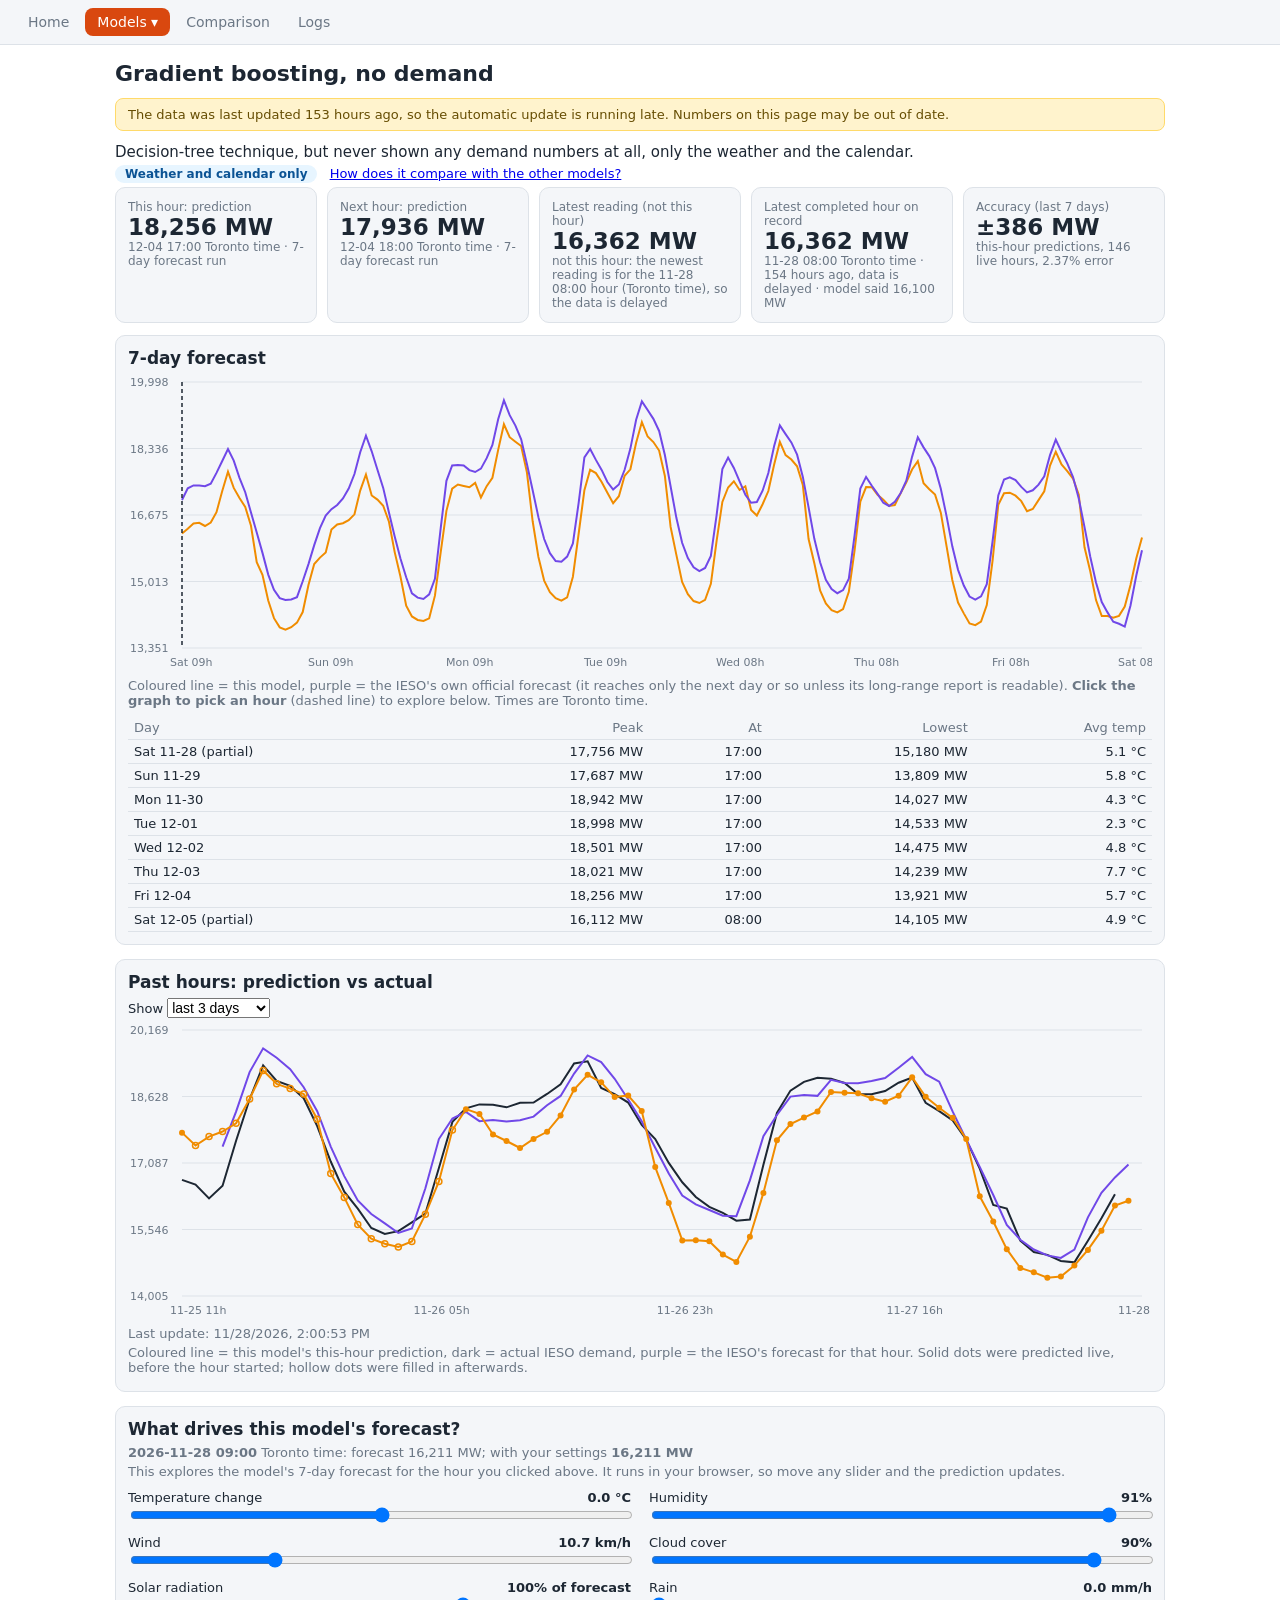
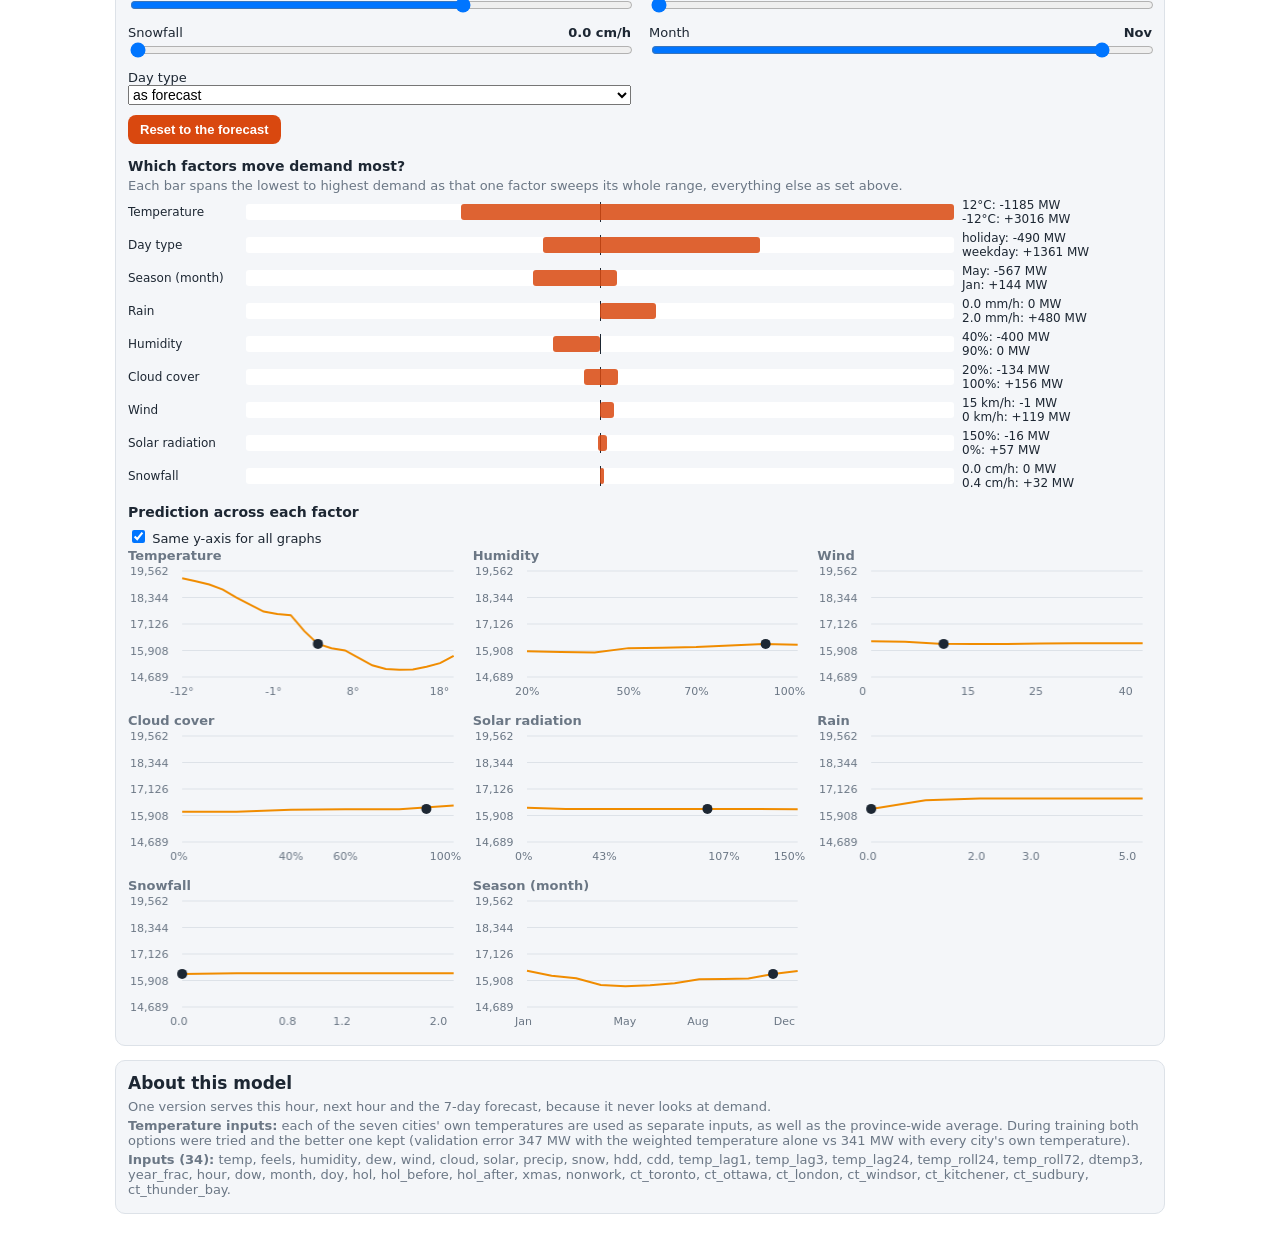
<file: docs/gbm_weather.html>
<!doctype html><html><head><meta charset="utf-8">
<meta name="viewport" content="width=device-width,initial-scale=1"><script src="nav.js"></script>
<link rel="stylesheet" href="model.css"><title>Ontario demand model</title></head><body><main id="app"></main>
<script src="demand_log.js"></script><script src="forecast.js"></script><script src="model_info.js"></script>
<script src="explain_common.js"></script><script src="model_gbm0.js"></script><script src="common.js"></script><script src="config.js"></script>
<script>window.MODEL_ID="gbm0"</script><script src="modelpage.js"></script><script src="live.js"></script></body></html>
</file>
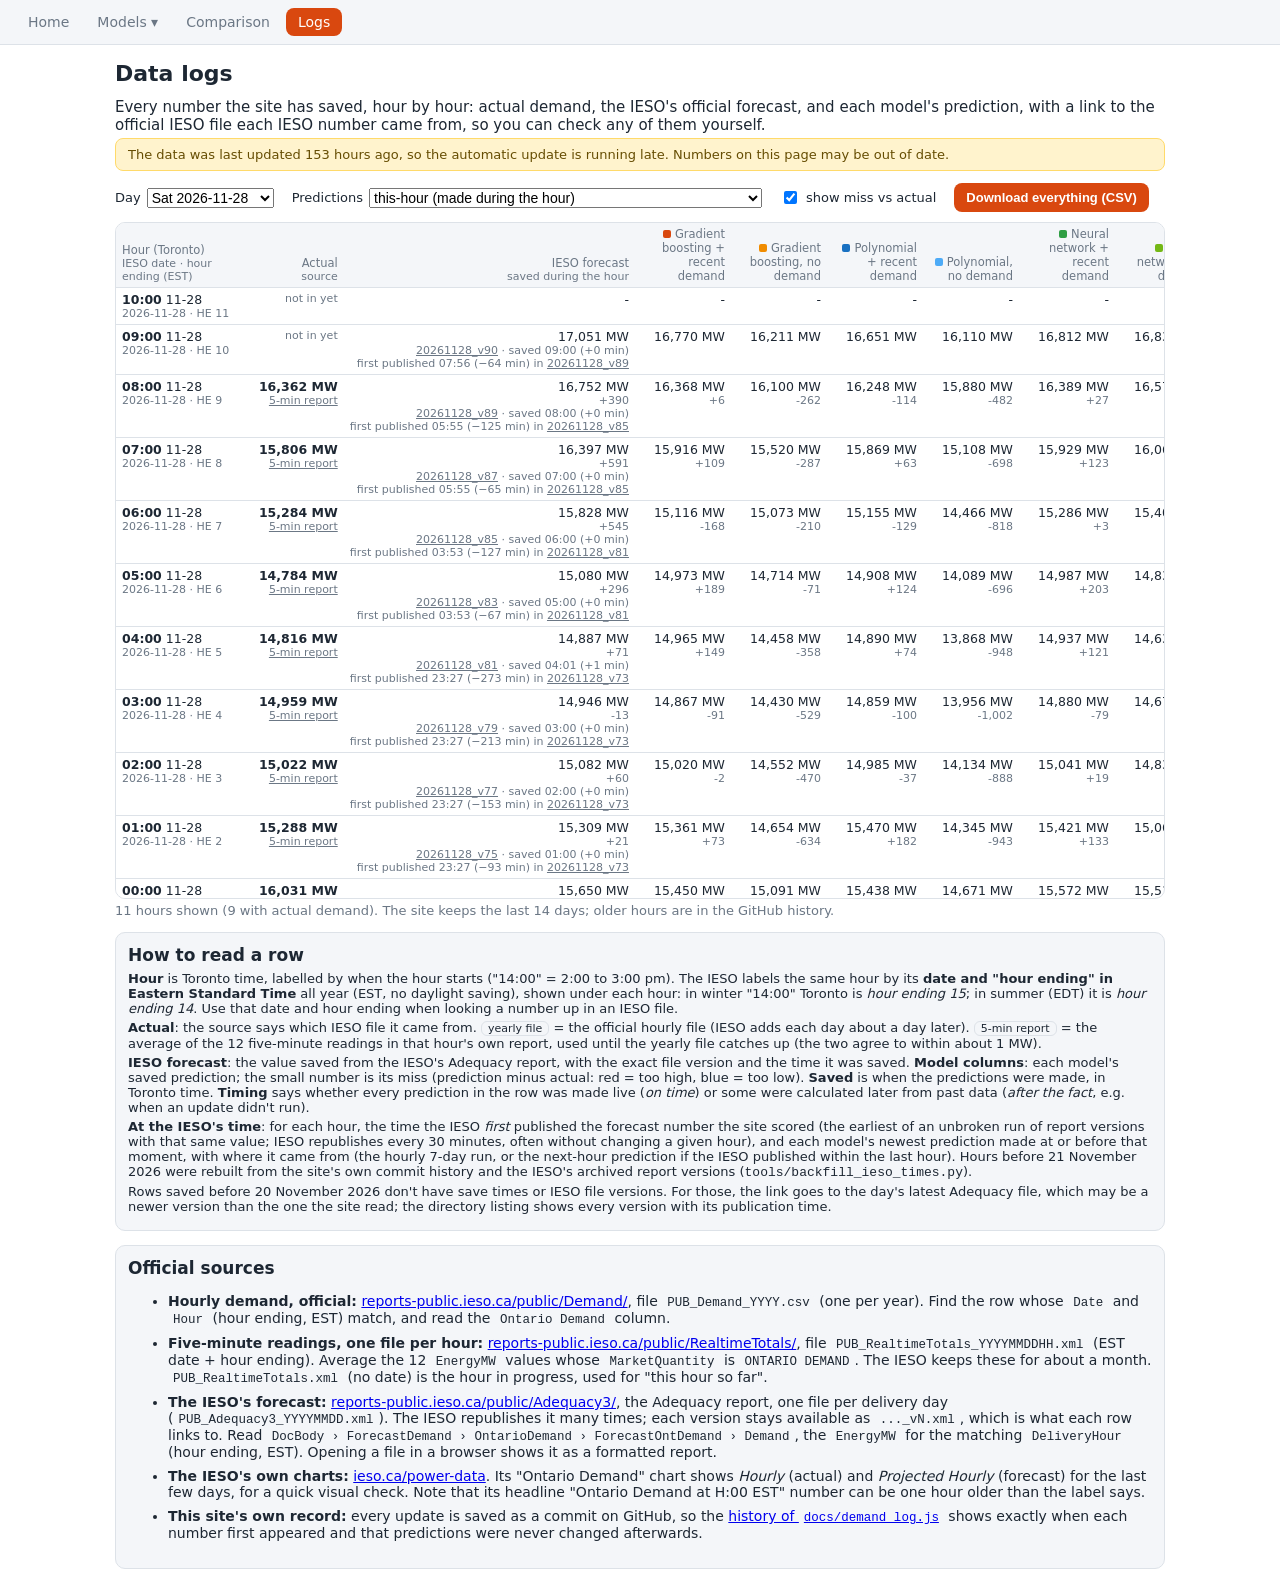
<file: docs/logs.html>
<!doctype html><html><head><meta charset="utf-8">
<meta name="viewport" content="width=device-width,initial-scale=1"><script src="nav.js"></script>
<link rel="stylesheet" href="model.css"><title>Data logs</title>
<style>
.ctl2{display:flex;flex-wrap:wrap;gap:8px 18px;align-items:center;margin:10px 0}.ctl2 label{display:inline-flex;gap:6px;align-items:center;margin:0}
.ctl2 button{margin:0}
.tw{overflow:auto;max-height:75vh;border:1px solid var(--bd);border-radius:10px}
table.log{margin:0;font-size:12.5px;white-space:nowrap}table.log th{position:sticky;top:0;background:var(--card);z-index:2;vertical-align:bottom;font-size:11.5px;text-align:right;white-space:normal;min-width:84px}
table.log td:first-child,table.log th:first-child{position:sticky;left:0;background:var(--bg);z-index:1;text-align:left}table.log th:first-child{z-index:3;background:var(--card)}
table.log td{vertical-align:top}table.log small{display:block;color:var(--mut);font-size:11px}table.log a{color:inherit}
table.log tr.day td{background:var(--card);font-weight:700;text-align:left;position:static}
.sw{display:inline-block;width:8px;height:8px;border-radius:2px;margin-right:4px}
.pos{color:#c92a2a}.neg{color:#1971c2}@media(prefers-color-scheme:dark){.pos{color:#ff8787}.neg{color:#74c0fc}}
.src li{margin:8px 0;font-size:14px;color:var(--fg)}.src code{background:var(--card);padding:1px 5px;border-radius:5px;font-size:12.5px}
.hint{font-size:13px;color:var(--fg)}.k{display:inline-block;border-radius:6px;padding:0 6px;font-size:11px;border:1px solid var(--bd)}
</style></head><body><main>
<h1>Data logs</h1>
<p class="lead">Every number the site has saved, hour by hour: actual demand, the IESO's official forecast, and each model's prediction, with a link to the official IESO file each IESO number came from, so you can check any of them yourself.</p>
<div id="banner" class="warn" style="display:none"></div>

<div class="ctl2">
 <label>Day <select id="day"></select></label>
 <label>Predictions <select id="kind"><option value="_h">this-hour (made during the hour)</option><option value="_n">next-hour (made the hour before)</option><option value="_i">at the IESO's time (newest made when the IESO published)</option></select></label>
 <label><input type="checkbox" id="diff" checked> show miss vs actual</label>
 <button id="dl">Download everything (CSV)</button>
</div>
<div class="tw"><table class="log" id="tb"></table></div>
<p id="cnt"></p>

<div class="panel" style="margin-top:14px">
<h2>How to read a row</h2>
<p class="hint"><b>Hour</b> is Toronto time, labelled by when the hour starts ("14:00" = 2:00 to 3:00 pm). The IESO labels the same hour by its <b>date and "hour ending" in Eastern Standard Time</b> all year (EST, no daylight saving), shown under each hour: in winter "14:00" Toronto is <i>hour ending 15</i>; in summer (EDT) it is <i>hour ending 14</i>. Use that date and hour ending when looking a number up in an IESO file.</p>
<p class="hint"><b>Actual</b>: the source says which IESO file it came from. <span class="k">yearly file</span> = the official hourly file (IESO adds each day about a day later). <span class="k">5-min report</span> = the average of the 12 five-minute readings in that hour's own report, used until the yearly file catches up (the two agree to within about 1 MW).</p>
<p class="hint"><b>IESO forecast</b>: the value saved from the IESO's Adequacy report, with the exact file version and the time it was saved. <b>Model columns</b>: each model's saved prediction; the small number is its miss (prediction minus actual: red = too high, blue = too low). <b>Saved</b> is when the predictions were made, in Toronto time. <b>Timing</b> says whether every prediction in the row was made live (<i>on time</i>) or some were calculated later from past data (<i>after the fact</i>, e.g. when an update didn't run).</p>
<p class="hint"><b>At the IESO's time</b>: for each hour, the time the IESO <i>first</i> published the forecast number the site scored (the earliest of an unbroken run of report versions with that same value; IESO republishes every 30 minutes, often without changing a given hour), and each model's newest prediction made at or before that moment, with where it came from (the hourly 7-day run, or the next-hour prediction if the IESO published within the last hour). Hours before 21 November 2026 were rebuilt from the site's own commit history and the IESO's archived report versions (<code>tools/backfill_ieso_times.py</code>).</p>
<p class="hint">Rows saved before 20 November 2026 don't have save times or IESO file versions. For those, the link goes to the day's latest Adequacy file, which may be a newer version than the one the site read; the directory listing shows every version with its publication time.</p>
</div>

<div class="panel">
<h2>Official sources</h2>
<ul class="src">
<li><b>Hourly demand, official:</b> <a href="https://reports-public.ieso.ca/public/Demand/" target="_blank" rel="noopener">reports-public.ieso.ca/public/Demand/</a>, file <code>PUB_Demand_YYYY.csv</code> (one per year). Find the row whose <code>Date</code> and <code>Hour</code> (hour ending, EST) match, and read the <code>Ontario Demand</code> column.</li>
<li><b>Five-minute readings, one file per hour:</b> <a href="https://reports-public.ieso.ca/public/RealtimeTotals/" target="_blank" rel="noopener">reports-public.ieso.ca/public/RealtimeTotals/</a>, file <code>PUB_RealtimeTotals_YYYYMMDDHH.xml</code> (EST date + hour ending). Average the 12 <code>EnergyMW</code> values whose <code>MarketQuantity</code> is <code>ONTARIO DEMAND</code>. The IESO keeps these for about a month. <code>PUB_RealtimeTotals.xml</code> (no date) is the hour in progress, used for "this hour so far".</li>
<li><b>The IESO's forecast:</b> <a href="https://reports-public.ieso.ca/public/Adequacy3/" target="_blank" rel="noopener">reports-public.ieso.ca/public/Adequacy3/</a>, the Adequacy report, one file per delivery day (<code>PUB_Adequacy3_YYYYMMDD.xml</code>). The IESO republishes it many times; each version stays available as <code>..._vN.xml</code>, which is what each row links to. Read <code>DocBody › ForecastDemand › OntarioDemand › ForecastOntDemand › Demand</code>, the <code>EnergyMW</code> for the matching <code>DeliveryHour</code> (hour ending, EST). Opening a file in a browser shows it as a formatted report.</li>
<li><b>The IESO's own charts:</b> <a href="https://www.ieso.ca/power-data" target="_blank" rel="noopener">ieso.ca/power-data</a>. Its "Ontario Demand" chart shows <i>Hourly</i> (actual) and <i>Projected Hourly</i> (forecast) for the last few days, for a quick visual check. Note that its headline "Ontario Demand at H:00 EST" number can be one hour older than the label says.</li>
<li><b>This site's own record:</b> every update is saved as a commit on GitHub, so the <a href="https://github.com/RandumPerson314/ontario-demand/commits/main/docs/demand_log.js" target="_blank" rel="noopener">history of <code>docs/demand_log.js</code></a> shows exactly when each number first appeared and that predictions were never changed afterwards.</li>
</ul>
</div>
<script src="demand_log.js"></script><script src="common.js"></script><script src="logs.js"></script>
</main></body></html>
</file>
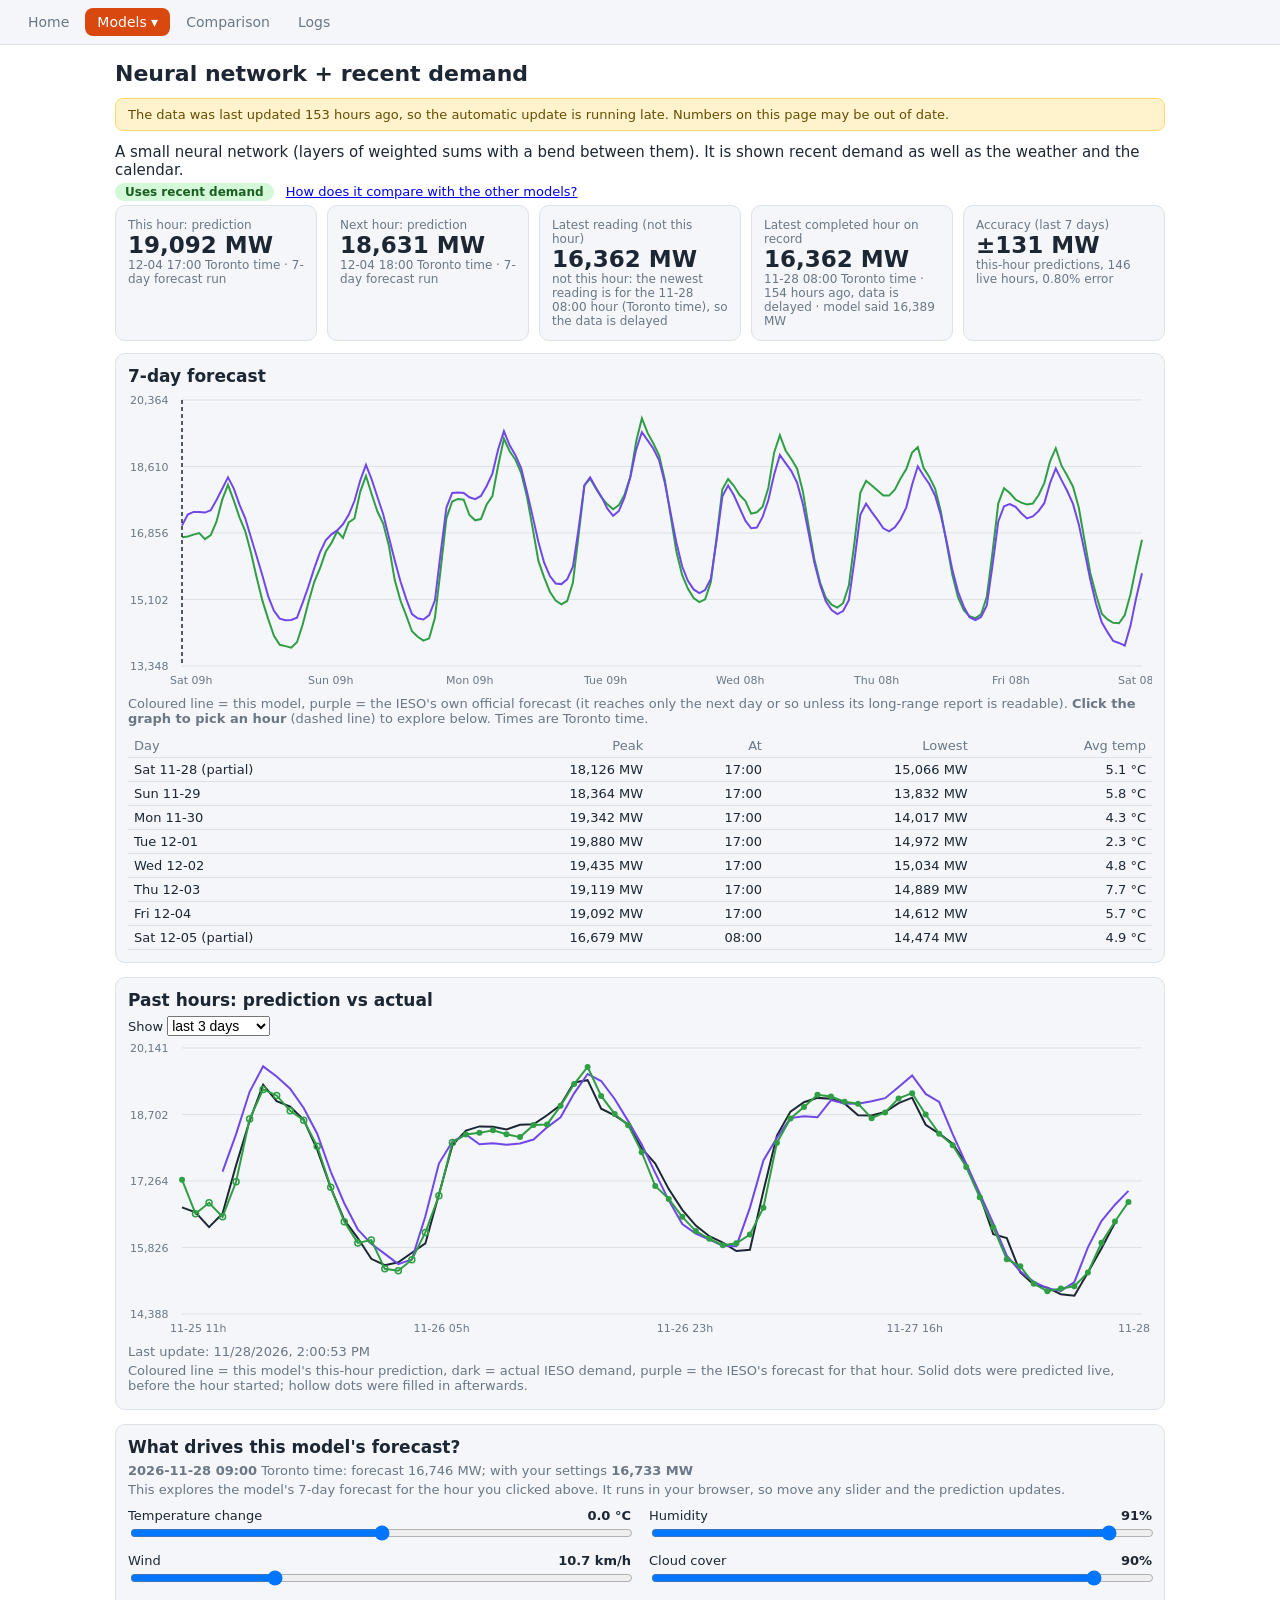
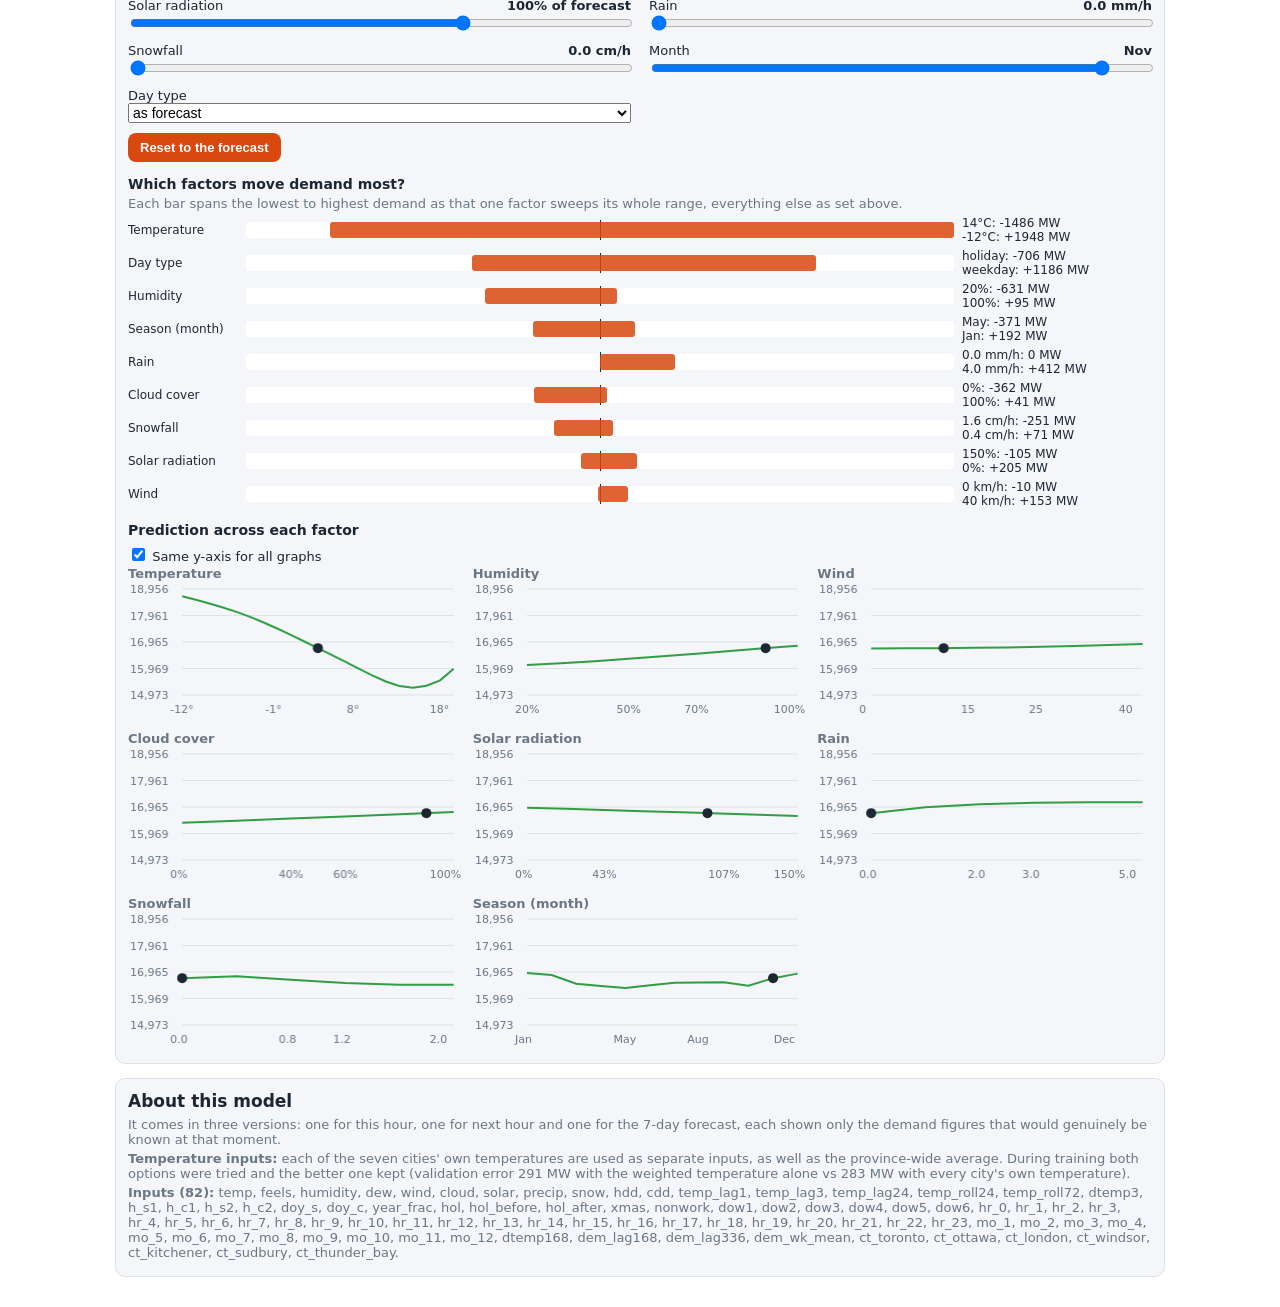
<file: docs/nn_demand.html>
<!doctype html><html><head><meta charset="utf-8">
<meta name="viewport" content="width=device-width,initial-scale=1"><script src="nav.js"></script>
<link rel="stylesheet" href="model.css"><title>Ontario demand model</title></head><body><main id="app"></main>
<script src="demand_log.js"></script><script src="forecast.js"></script><script src="model_info.js"></script>
<script src="explain_common.js"></script><script src="model_nn.js"></script><script src="common.js"></script><script src="config.js"></script>
<script>window.MODEL_ID="nn"</script><script src="modelpage.js"></script><script src="live.js"></script></body></html>
</file>
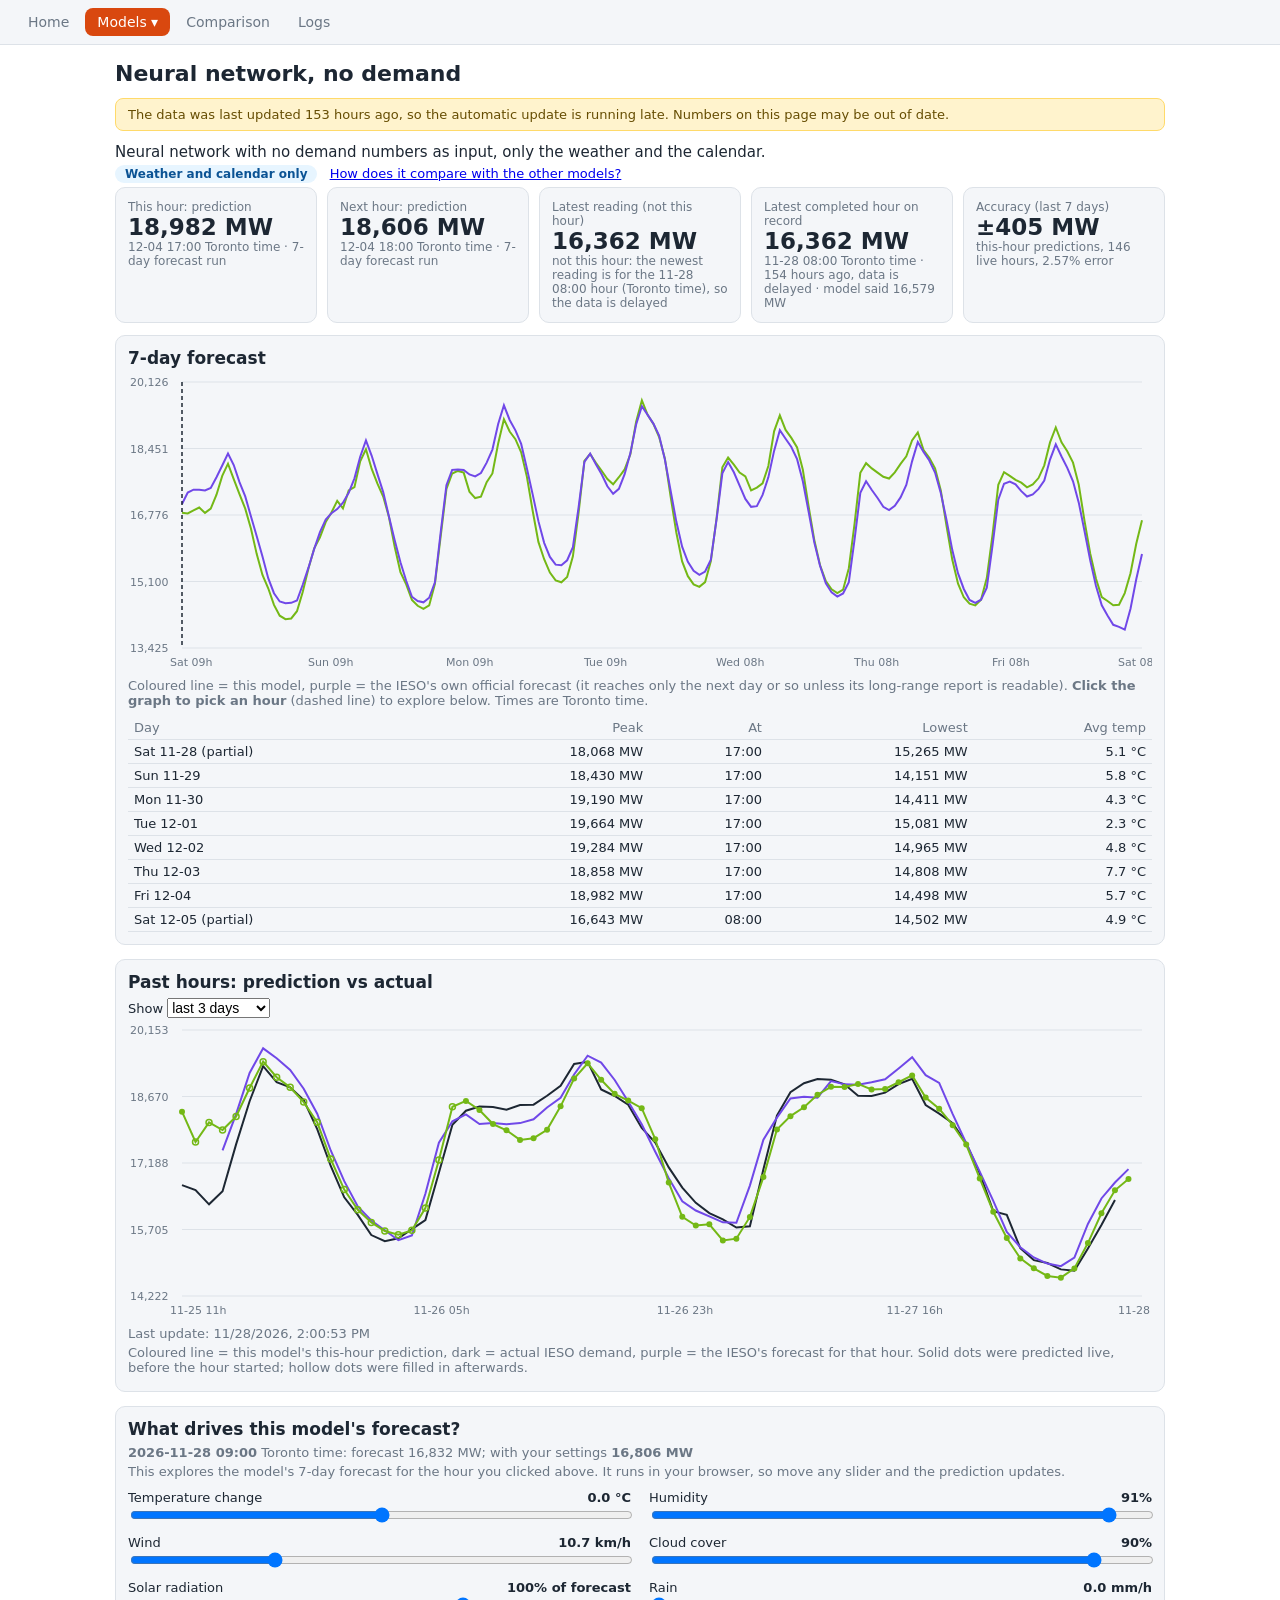
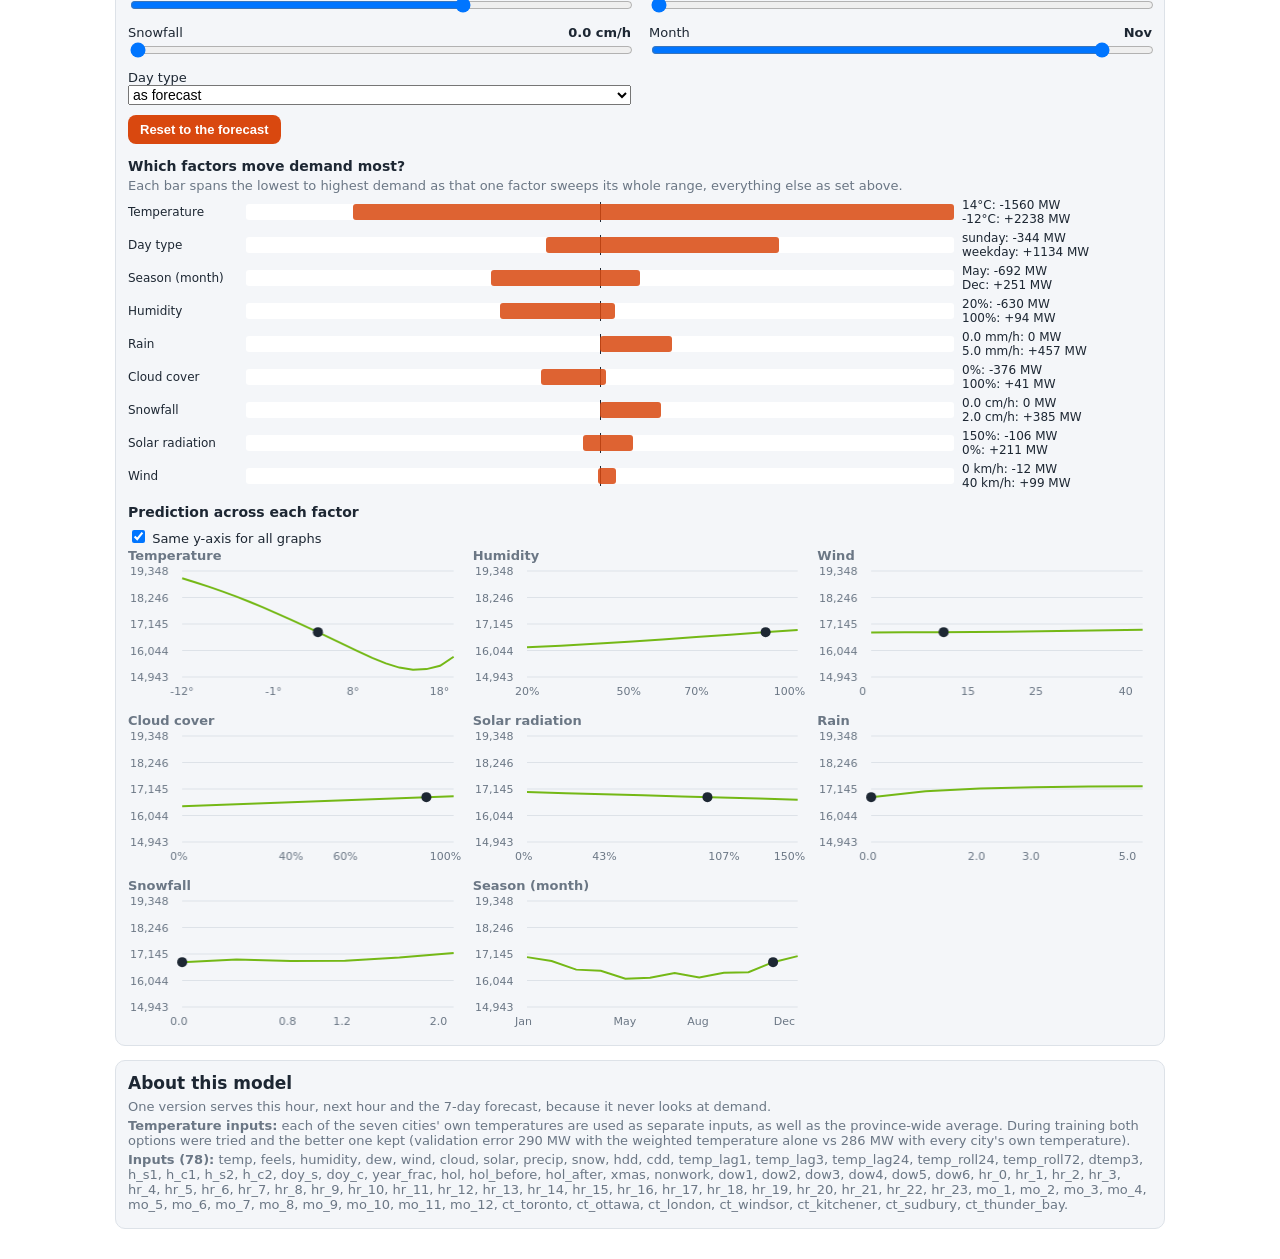
<file: docs/nn_weather.html>
<!doctype html><html><head><meta charset="utf-8">
<meta name="viewport" content="width=device-width,initial-scale=1"><script src="nav.js"></script>
<link rel="stylesheet" href="model.css"><title>Ontario demand model</title></head><body><main id="app"></main>
<script src="demand_log.js"></script><script src="forecast.js"></script><script src="model_info.js"></script>
<script src="explain_common.js"></script><script src="model_nn0.js"></script><script src="common.js"></script><script src="config.js"></script>
<script>window.MODEL_ID="nn0"</script><script src="modelpage.js"></script><script src="live.js"></script></body></html>
</file>
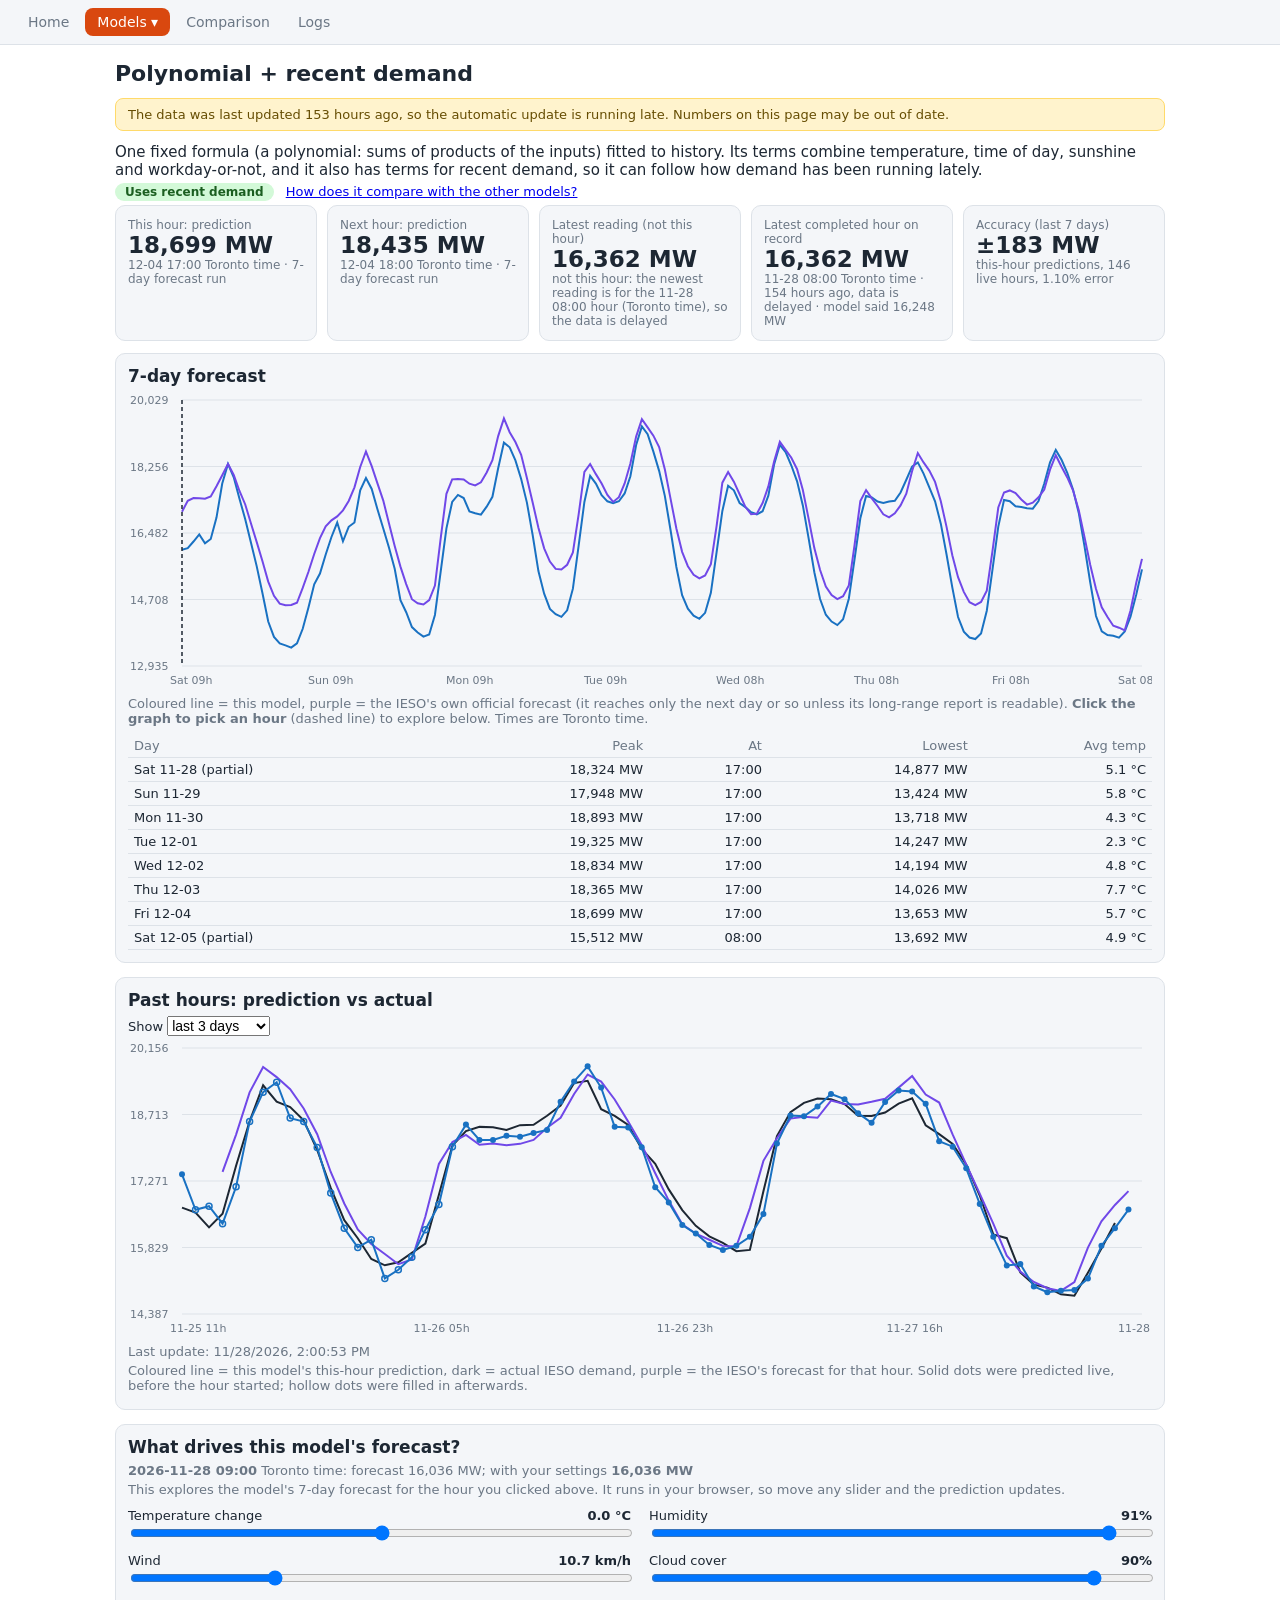
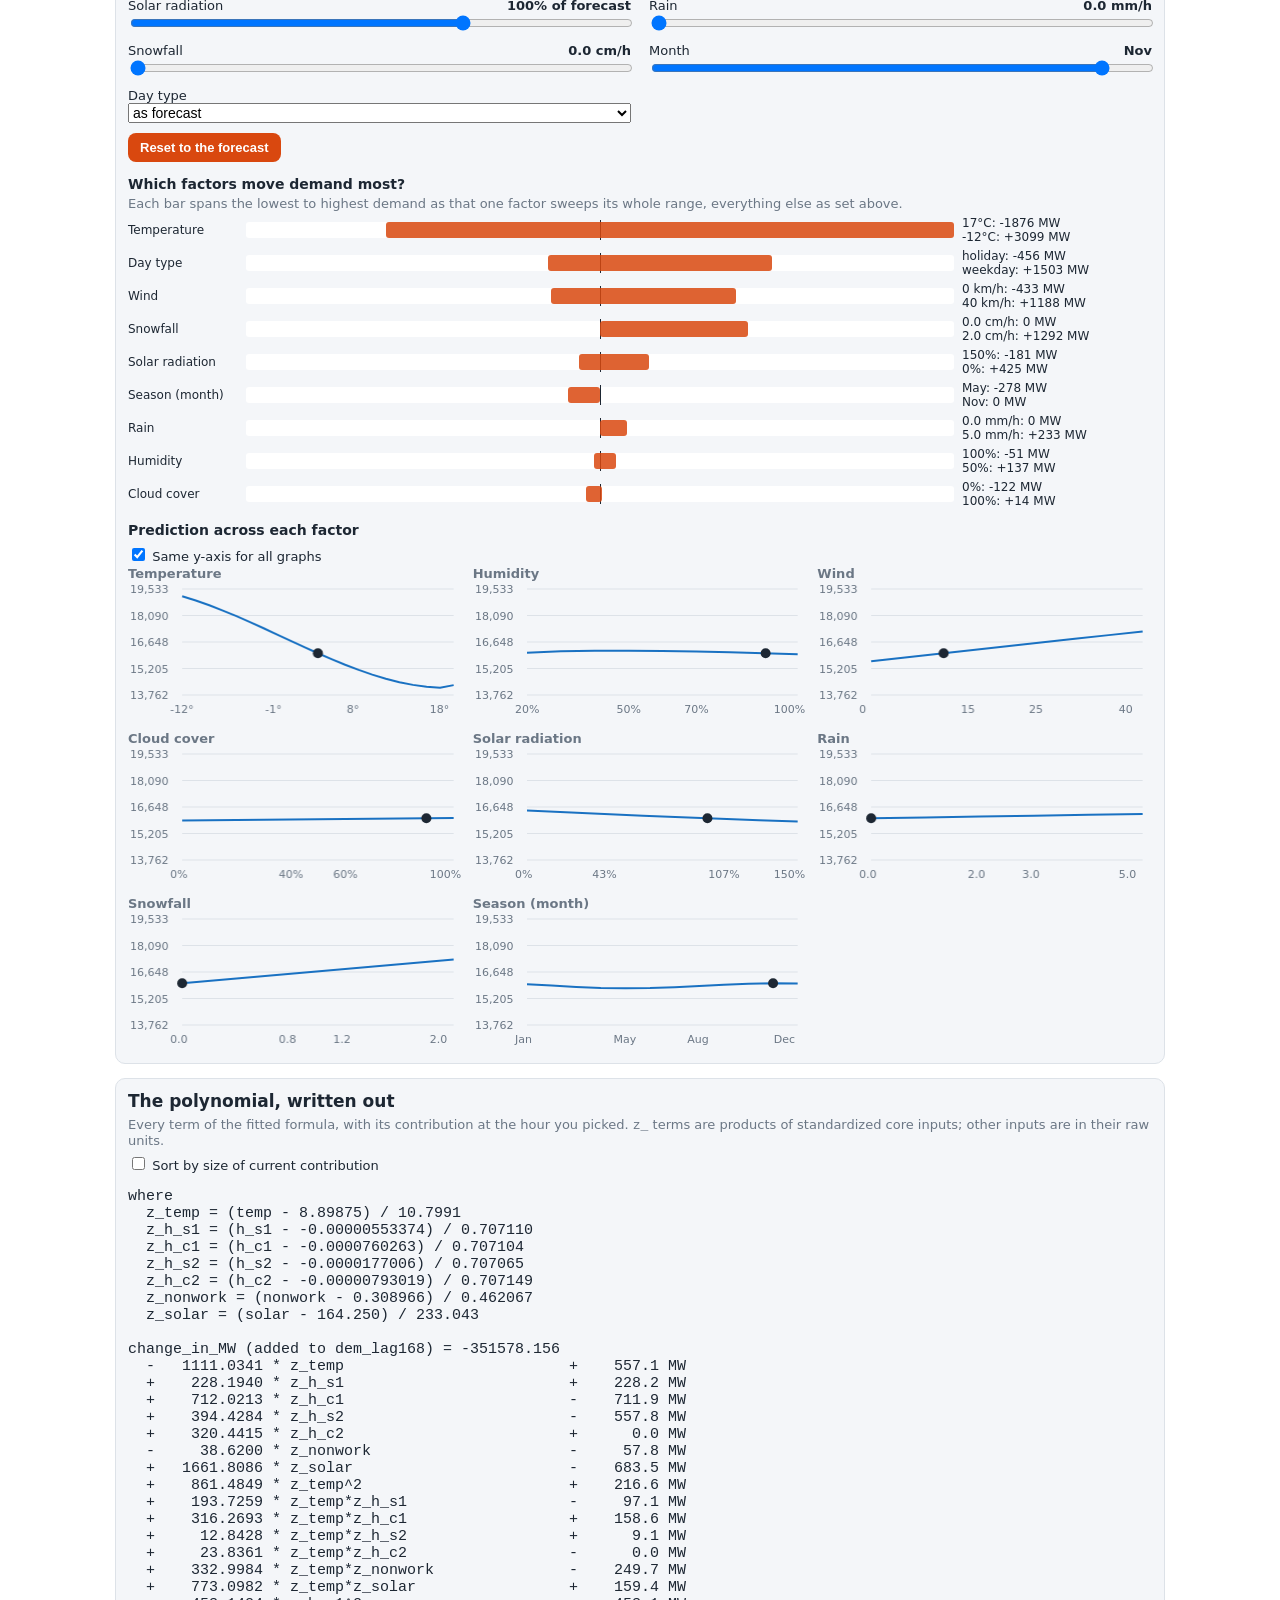
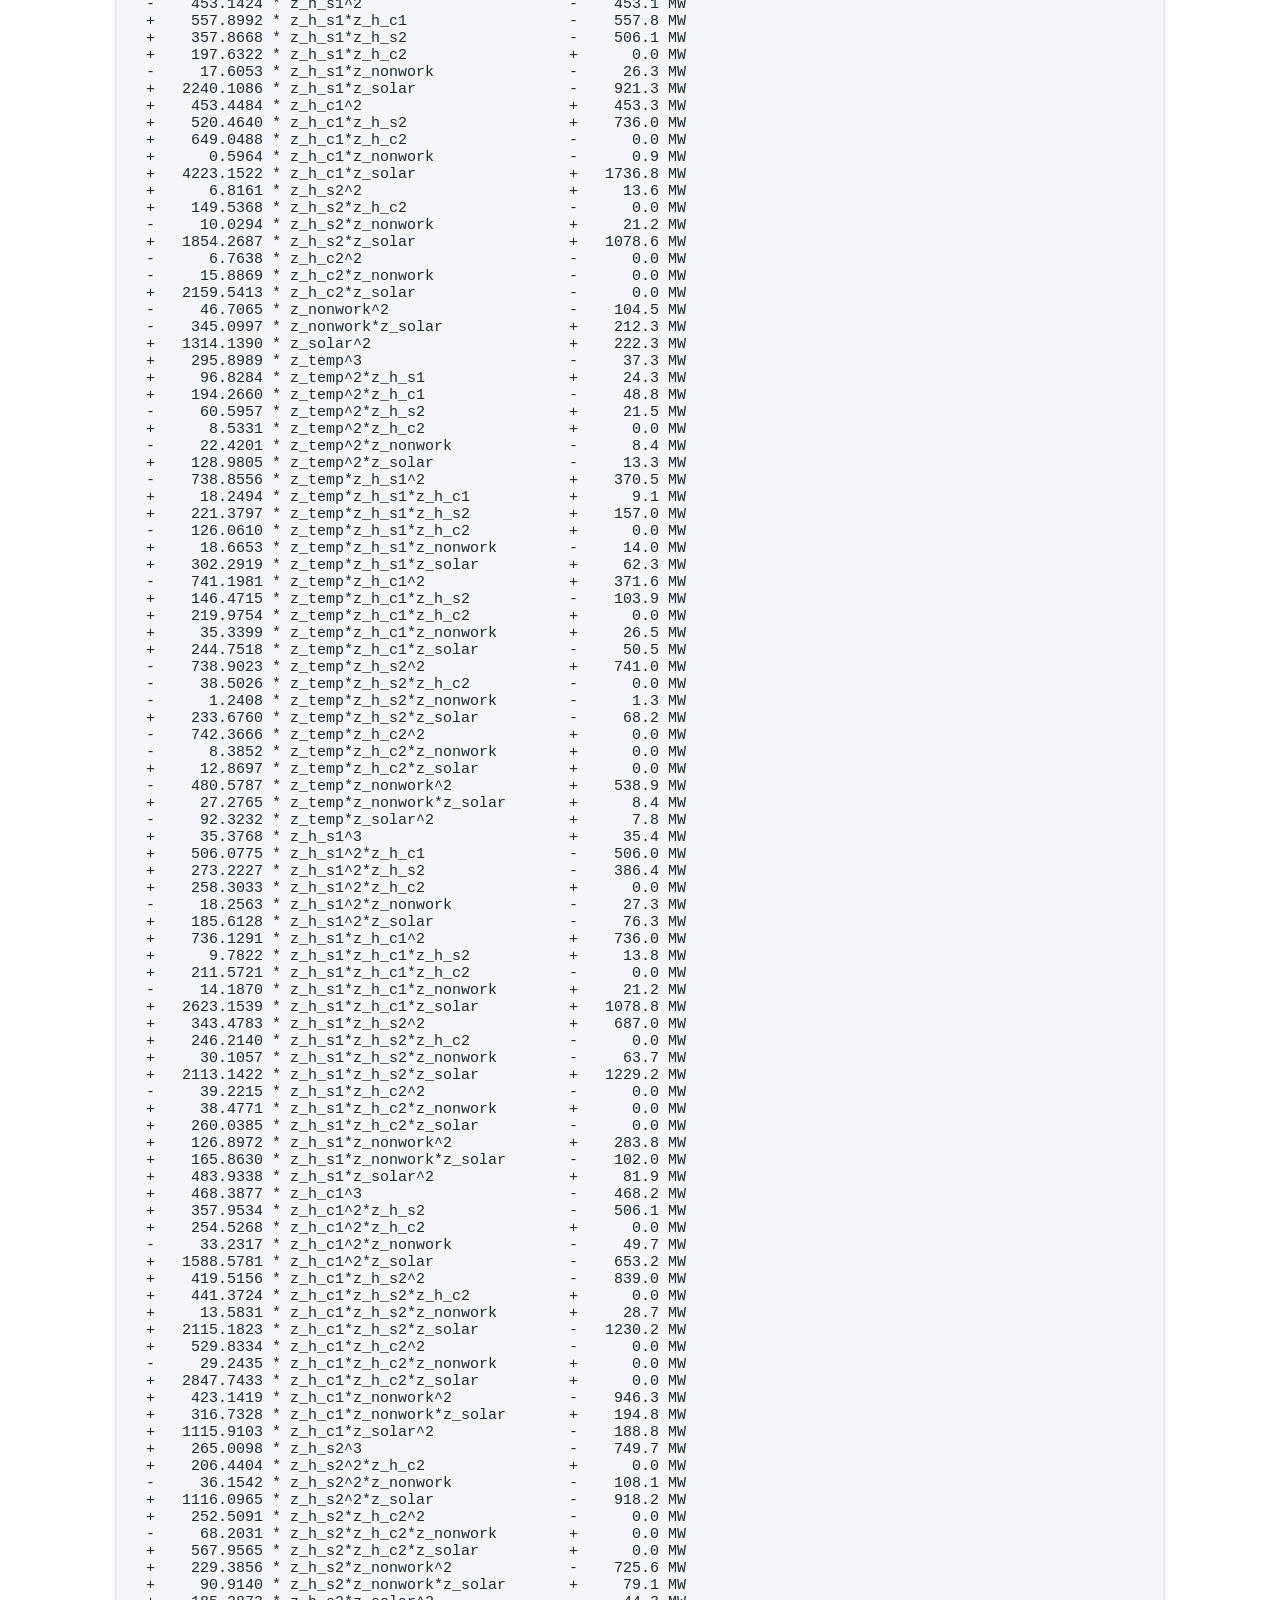
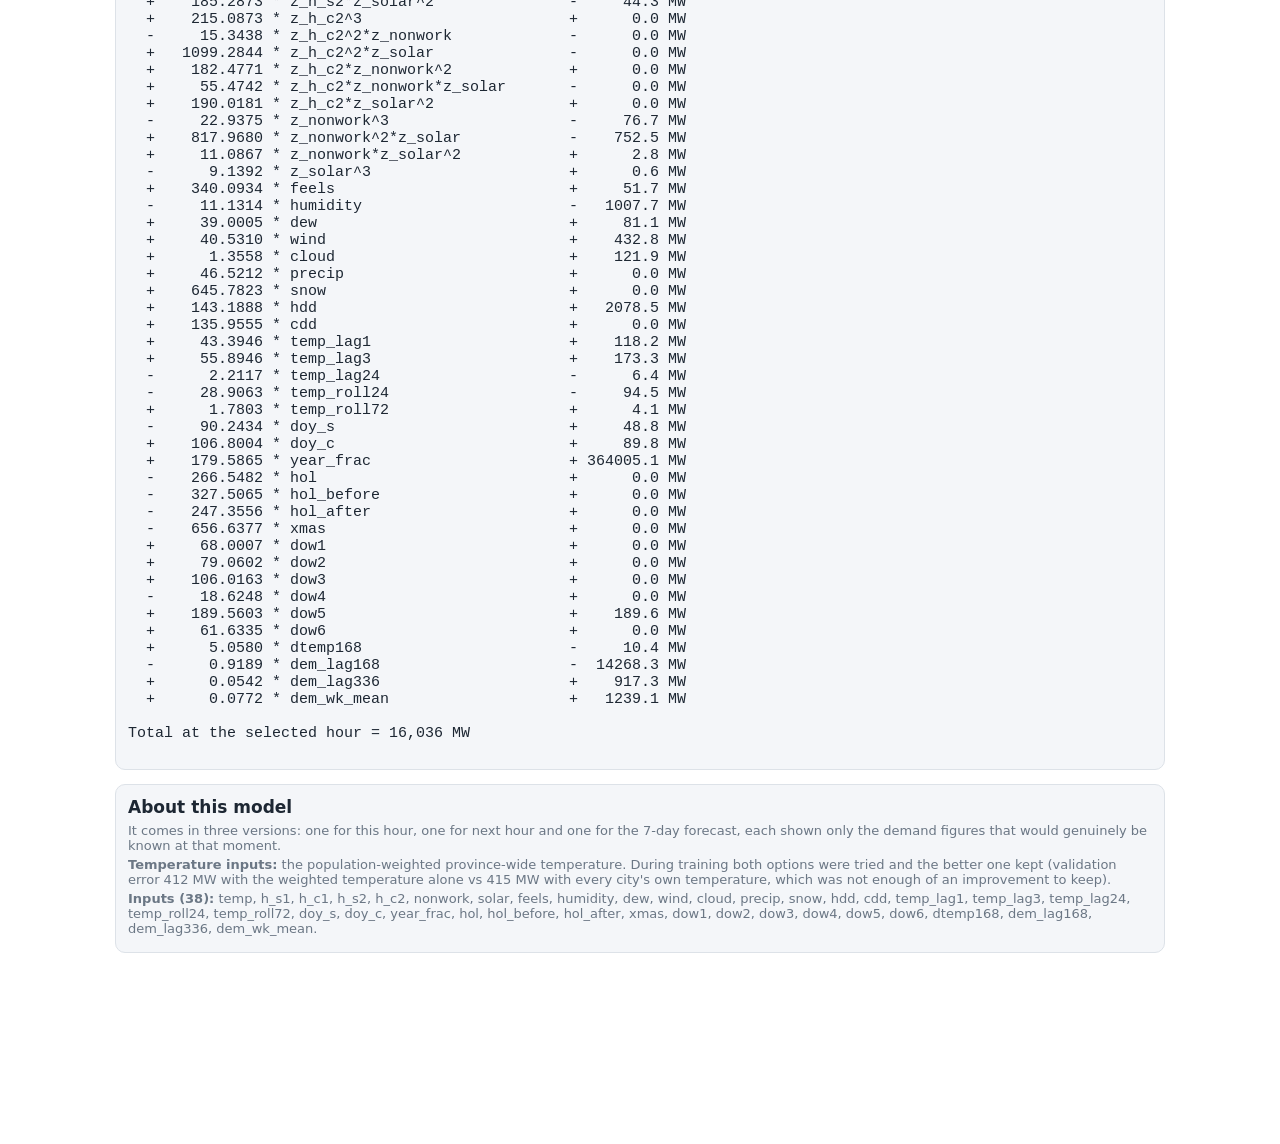
<file: docs/poly_demand.html>
<!doctype html><html><head><meta charset="utf-8">
<meta name="viewport" content="width=device-width,initial-scale=1"><script src="nav.js"></script>
<link rel="stylesheet" href="model.css"><title>Ontario demand model</title></head><body><main id="app"></main>
<script src="demand_log.js"></script><script src="forecast.js"></script><script src="model_info.js"></script>
<script src="explain_common.js"></script><script src="model_poly.js"></script><script src="common.js"></script><script src="config.js"></script>
<script>window.MODEL_ID="poly"</script><script src="modelpage.js"></script><script src="live.js"></script></body></html>
</file>
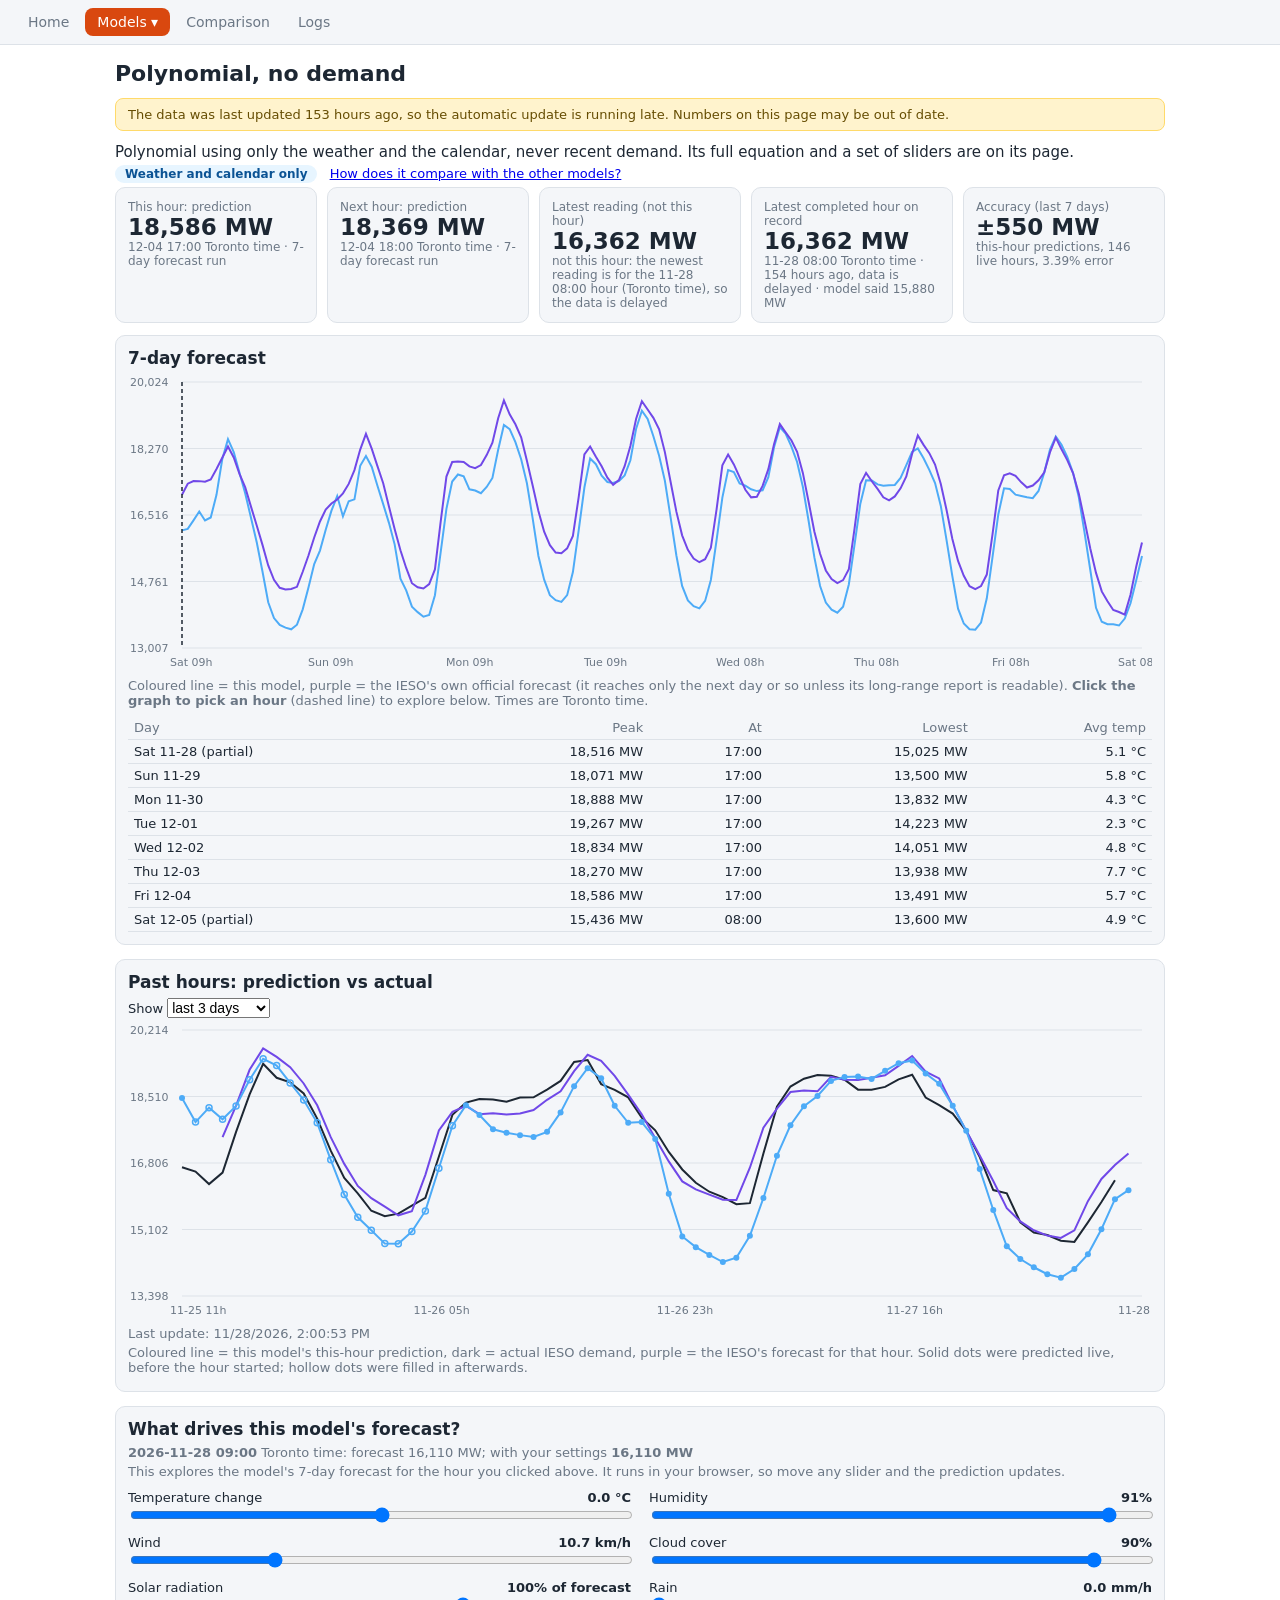
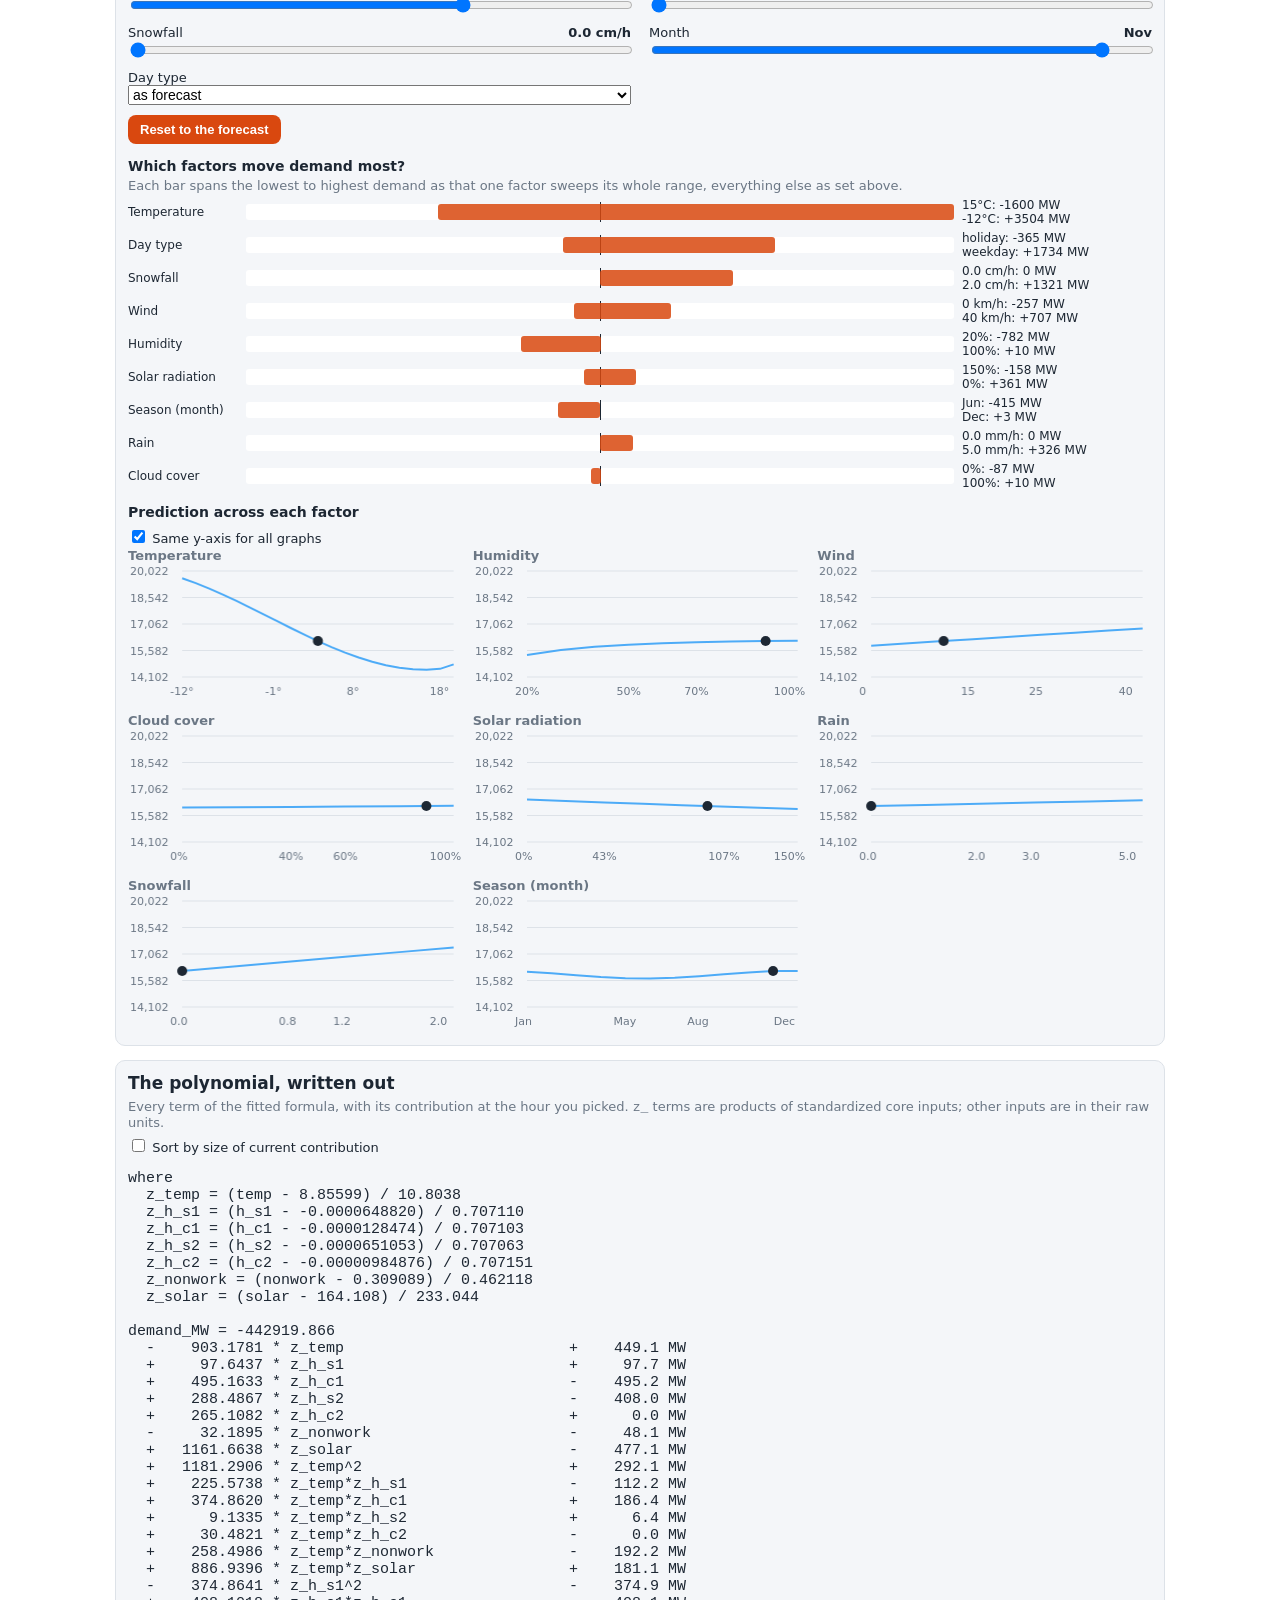
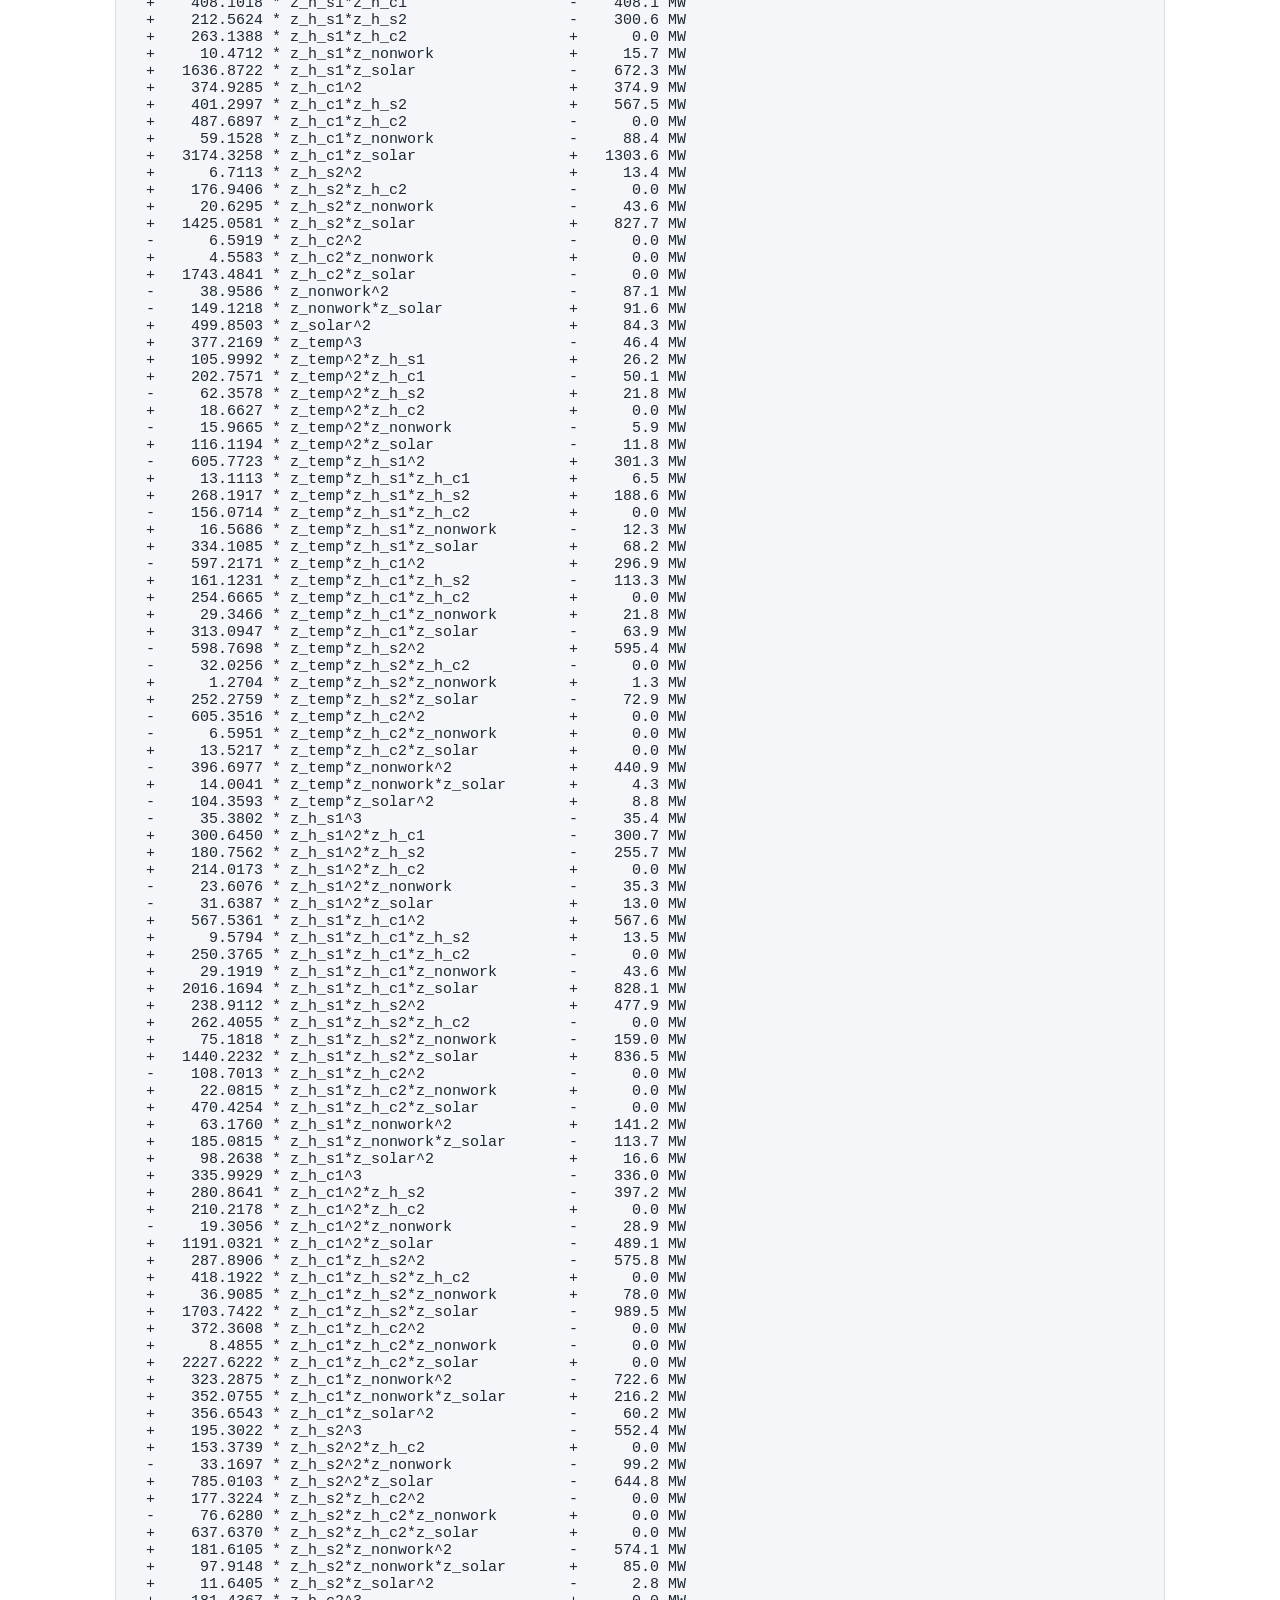
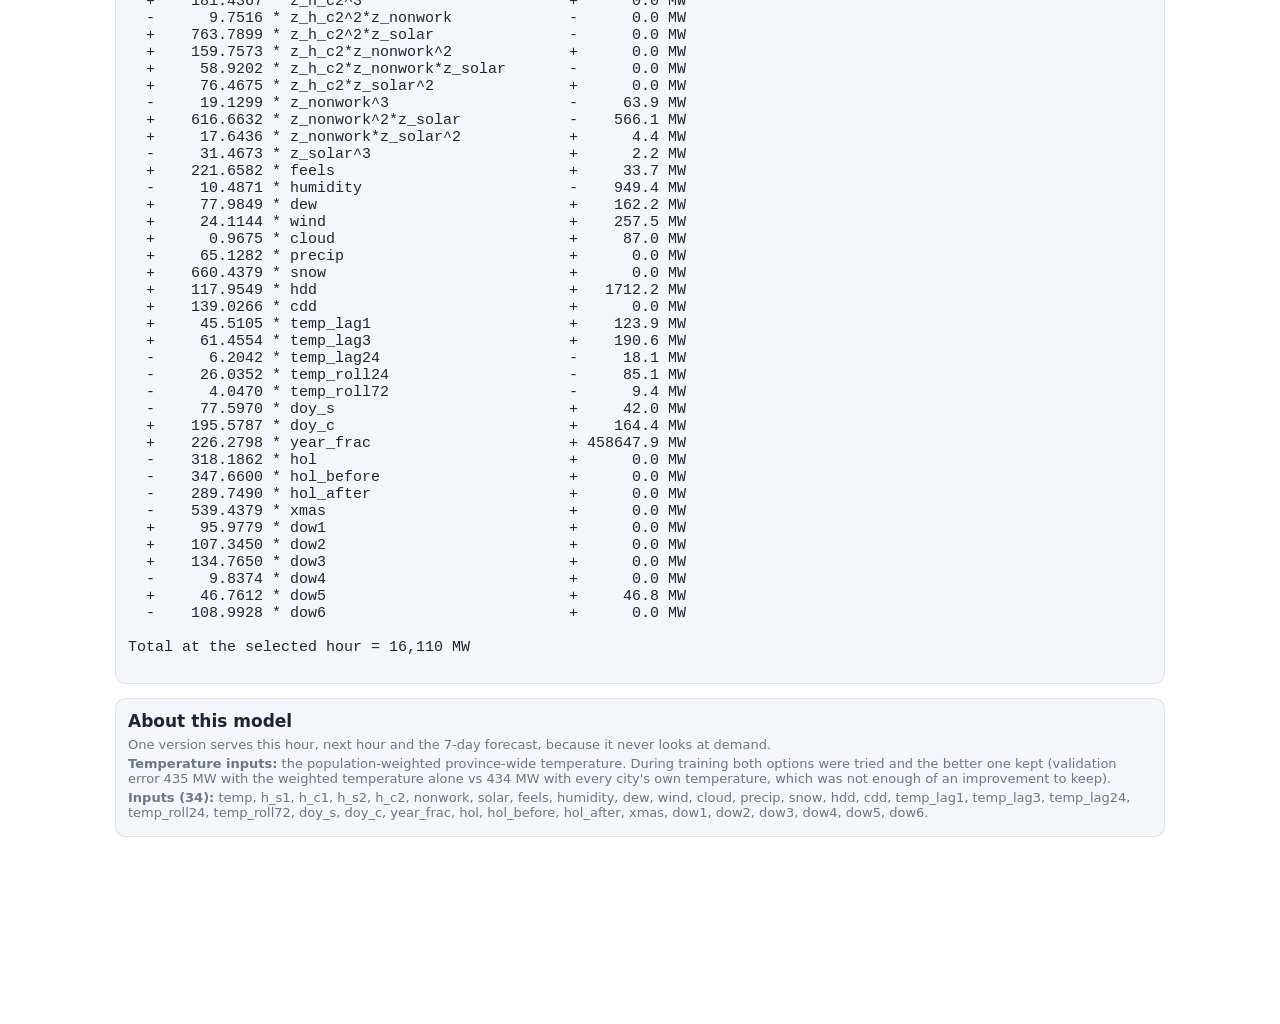
<file: docs/polynomial.html>
<!doctype html><html><head><meta charset="utf-8">
<meta name="viewport" content="width=device-width,initial-scale=1"><script src="nav.js"></script>
<link rel="stylesheet" href="model.css"><title>Ontario demand model</title></head><body><main id="app"></main>
<script src="demand_log.js"></script><script src="forecast.js"></script><script src="model_info.js"></script>
<script src="explain_common.js"></script><script src="model_poly0.js"></script><script src="common.js"></script><script src="config.js"></script>
<script>window.MODEL_ID="poly0"</script><script src="modelpage.js"></script><script src="live.js"></script></body></html>
</file>
<file: docs/model.css>
:root{--bg:#fff;--fg:#1d2733;--mut:#6b7785;--card:#f4f6f9;--ac:#d9480f;--bd:#dde2e8}
@media(prefers-color-scheme:dark){:root{--bg:#14181d;--fg:#e6eaee;--mut:#8b96a3;--card:#1e242b;--bd:#313a44}}
body{margin:0;font:15px system-ui,sans-serif;background:var(--bg);color:var(--fg)}
main{max-width:1050px;margin:auto;padding:16px}h1{font-size:22px;margin:0 0 12px}h2{font-size:17px;margin:0 0 6px}h3{font-size:14px;margin:14px 0 4px}
.cards{display:grid;grid-template-columns:repeat(auto-fit,minmax(185px,1fr));gap:10px;margin-bottom:12px}
.card,.panel{background:var(--card);border:1px solid var(--bd);border-radius:10px;padding:12px}.panel{margin-bottom:14px}
.card span{display:block;color:var(--mut);font-size:12px}.card b{font-size:23px}.card small{display:block;color:var(--mut);font-size:12px}
canvas{width:100%;height:300px;display:block}canvas.sm{height:140px}
p{color:var(--mut);font-size:13px;margin:4px 0}select{font-size:14px}
table{width:100%;border-collapse:collapse;font-size:13px;margin-top:8px}td,th{padding:4px 6px;border-bottom:1px solid var(--bd);text-align:right;font-weight:400}
th{color:var(--mut)}th:first-child,td:first-child{text-align:left}
.grid{display:grid;grid-template-columns:repeat(3,1fr);gap:10px}@media(max-width:800px){.grid{grid-template-columns:1fr 1fr}}@media(max-width:480px){.grid{grid-template-columns:1fr}}
.ctl{display:grid;grid-template-columns:repeat(2,1fr);gap:0 18px}@media(max-width:600px){.ctl{grid-template-columns:1fr}}
label{display:block;margin:7px 0 2px;font-size:13px}label b{float:right;font-weight:600}input[type=range],.ctl select{width:100%}
.row{display:grid;grid-template-columns:110px 1fr 190px;gap:8px;align-items:center;margin:5px 0;font-size:12px}
.bar{position:relative;height:16px;background:var(--bg);border-radius:3px}.bar i{position:absolute;top:0;height:100%;background:var(--ac);opacity:.85;border-radius:3px}
.bar u{position:absolute;left:50%;top:-2px;height:20px;border-left:1px solid var(--fg)}
button{background:var(--ac);color:#fff;border:0;border-radius:8px;padding:7px 12px;font-size:13px;font-weight:600;cursor:pointer;margin-top:8px}
.warn{background:#fff3cd;color:#664d03;border:1px solid #ffda6a;border-radius:8px;padding:8px 12px;margin:0 0 12px;font-size:13px}
@media(prefers-color-scheme:dark){.warn{background:#3d3210;color:#ffe08a;border-color:#6b5a1f}}
.lead{font-size:15px;color:var(--fg)}.tag{display:inline-block;border-radius:999px;padding:2px 10px;font-size:12px;font-weight:600;margin-right:8px}.tag.yes{background:#d3f9d8;color:#1b5e20}.tag.no{background:#e7f5ff;color:#0b5394}
@media(prefers-color-scheme:dark){.tag.yes{background:#1d3b24;color:#9be3a8}.tag.no{background:#17304a;color:#9cc9f5}}
</file>
